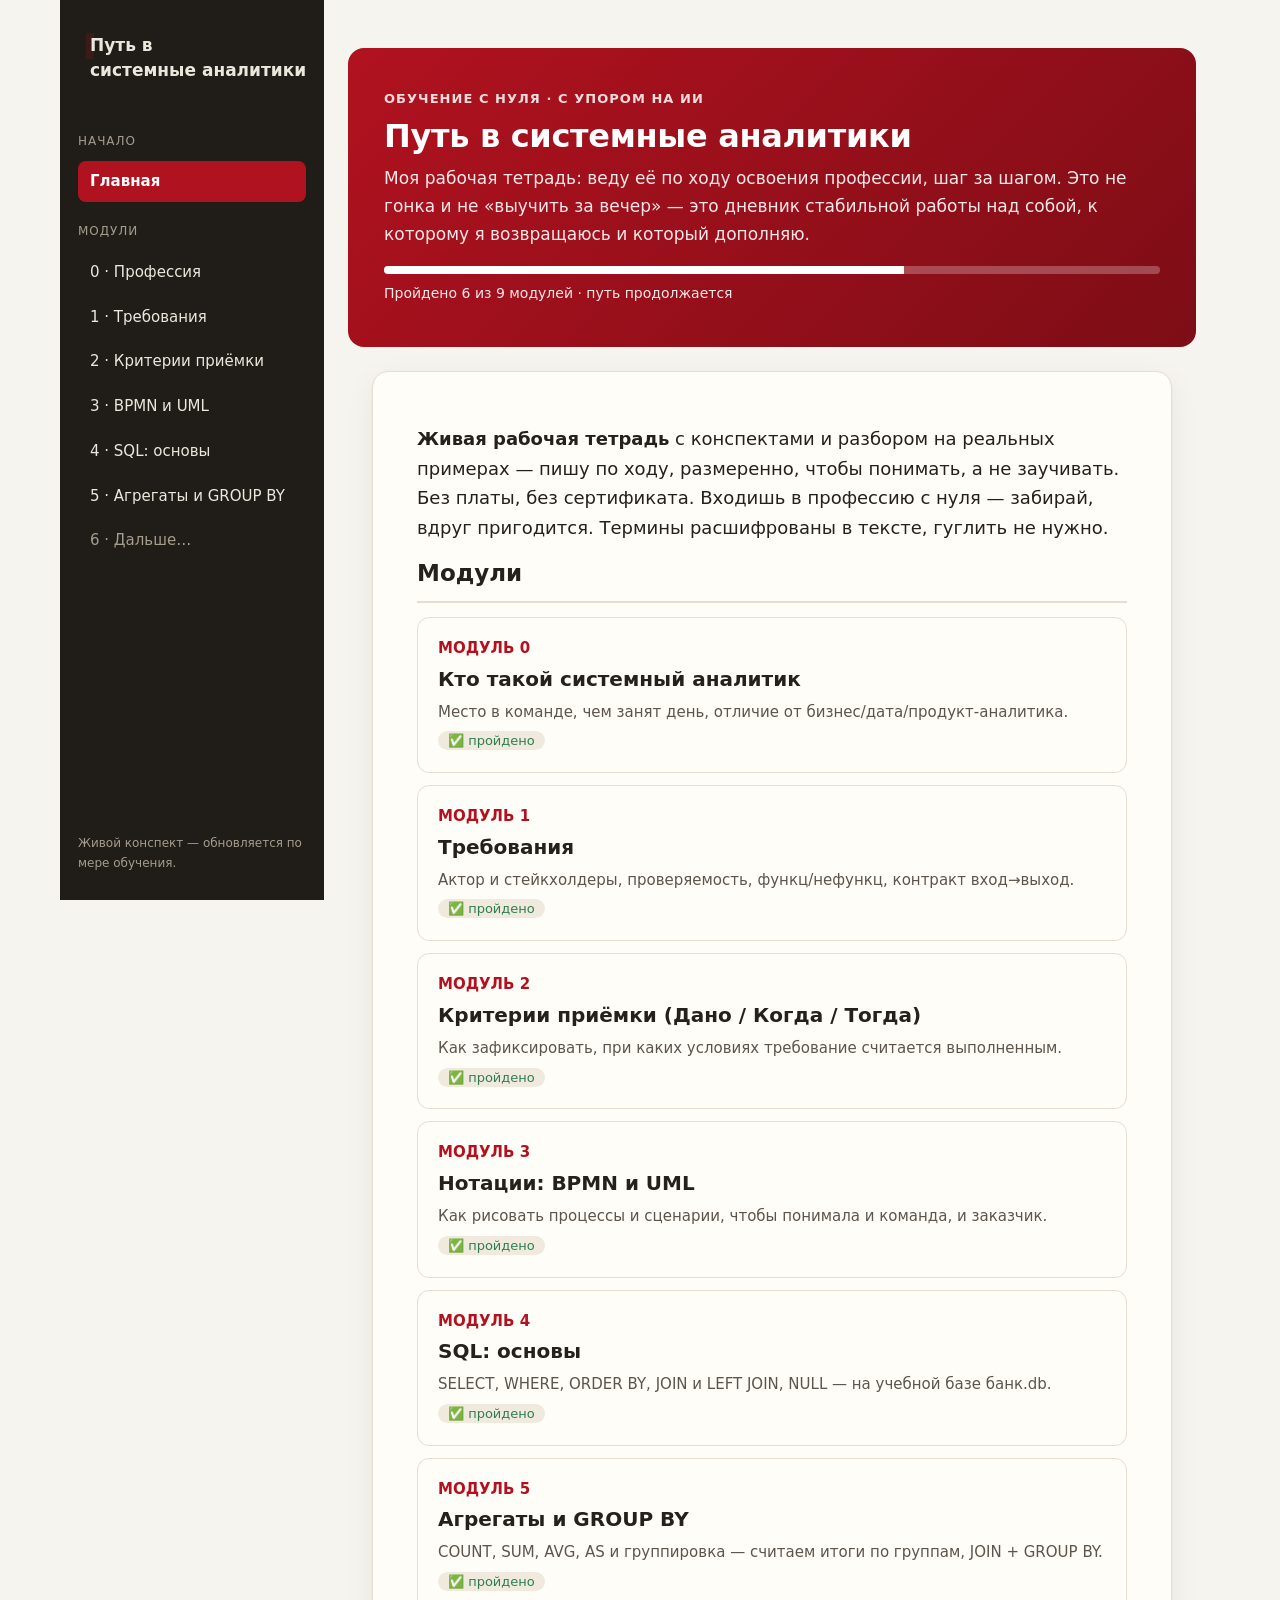
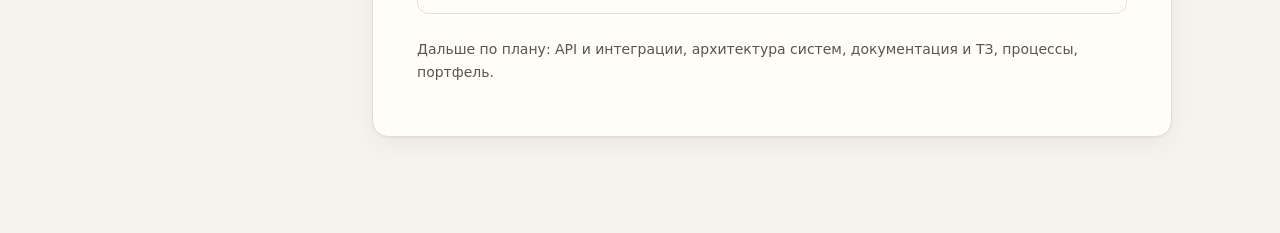
<file: index.html>
<!DOCTYPE html>
<html lang="ru">
<head>
<meta charset="UTF-8">
<meta name="viewport" content="width=device-width, initial-scale=1">
<title>Путь в системные аналитики — конспект обучения</title>
<link rel="icon" href="data:image/svg+xml,<svg xmlns='http://www.w3.org/2000/svg' viewBox='0 0 16 16'><text y='14' font-size='14'>&#128202;</text></svg>">
<link rel="stylesheet" href="styles.css">
</head>
<body>
<div class="layout">

  <aside class="sidebar">
    <a class="brand" href="index.html">
      <span class="brand-dot"></span>
      <span class="brand-name">Путь в системные&nbsp;аналитики</span>
    </a>
    <div class="nav-group">Начало</div>
    <a href="index.html" class="active">Главная</a>
    <div class="nav-group">Модули</div>
    <a href="00-professiya-sistemnyy-analitik.html">0 · Профессия</a>
    <a href="01-trebovaniya.html">1 · Требования</a>
    <a href="02-kriterii-priemki.html">2 · Критерии приёмки</a>
    <a href="03-bpmn-uml.html">3 · BPMN и UML</a>
    <a href="04-sql-osnovy.html">4 · SQL: основы</a>
    <a href="05-agregaty.html">5 · Агрегаты и GROUP BY</a>
    <span class="nav-todo">6 · Дальше…</span>
    <div class="side-foot">Живой конспект — обновляется по мере обучения.</div>
  </aside>

  <main class="content">
    <section class="hero">
      <span class="kicker">Обучение с нуля · с упором на ИИ</span>
      <h1>Путь в системные аналитики</h1>
      <p class="subtitle">Моя рабочая тетрадь: веду её по ходу освоения профессии, шаг за шагом. Это не гонка и не «выучить за вечер» — это дневник стабильной работы над собой, к которому я возвращаюсь и который дополняю.</p>
      <div class="progress-line"><span style="width:67%"></span></div>
      <p class="subtitle" style="margin-top:8px;font-size:14px">Пройдено 6 из 9 модулей · путь продолжается</p>
    </section>

    <div class="paper" style="margin-top:24px">
      <p><strong>Живая рабочая тетрадь</strong> с конспектами и разбором на реальных примерах —
      пишу по ходу, размеренно, чтобы понимать, а не заучивать. Без платы, без сертификата.
      Входишь в профессию с нуля — забирай, вдруг пригодится. Термины расшифрованы в тексте, гуглить не нужно.</p>

      <h2 style="margin-top:8px">Модули</h2>

      <a class="toc-item" href="00-professiya-sistemnyy-analitik.html">
        <div class="toc-num">МОДУЛЬ 0</div>
        <div class="toc-title">Кто такой системный аналитик</div>
        <div class="toc-desc">Место в команде, чем занят день, отличие от бизнес/дата/продукт-аналитика.</div>
        <span class="status done">✅ пройдено</span>
      </a>

      <a class="toc-item" href="01-trebovaniya.html">
        <div class="toc-num">МОДУЛЬ 1</div>
        <div class="toc-title">Требования</div>
        <div class="toc-desc">Актор и стейкхолдеры, проверяемость, функц/нефункц, контракт вход→выход.</div>
        <span class="status done">✅ пройдено</span>
      </a>

      <a class="toc-item" href="02-kriterii-priemki.html">
        <div class="toc-num">МОДУЛЬ 2</div>
        <div class="toc-title">Критерии приёмки (Дано / Когда / Тогда)</div>
        <div class="toc-desc">Как зафиксировать, при каких условиях требование считается выполненным.</div>
        <span class="status done">✅ пройдено</span>
      </a>

      <a class="toc-item" href="03-bpmn-uml.html">
        <div class="toc-num">МОДУЛЬ 3</div>
        <div class="toc-title">Нотации: BPMN и UML</div>
        <div class="toc-desc">Как рисовать процессы и сценарии, чтобы понимала и команда, и заказчик.</div>
        <span class="status done">✅ пройдено</span>
      </a>

      <a class="toc-item" href="04-sql-osnovy.html">
        <div class="toc-num">МОДУЛЬ 4</div>
        <div class="toc-title">SQL: основы</div>
        <div class="toc-desc">SELECT, WHERE, ORDER BY, JOIN и LEFT JOIN, NULL — на учебной базе банк.db.</div>
        <span class="status done">✅ пройдено</span>
      </a>

      <a class="toc-item" href="05-agregaty.html">
        <div class="toc-num">МОДУЛЬ 5</div>
        <div class="toc-title">Агрегаты и GROUP BY</div>
        <div class="toc-desc">COUNT, SUM, AVG, AS и группировка — считаем итоги по группам, JOIN + GROUP BY.</div>
        <span class="status done">✅ пройдено</span>
      </a>

      <p style="color:var(--ink-soft);font-size:14px;margin-top:24px">
        Дальше по плану: API и интеграции, архитектура систем, документация и ТЗ, процессы, портфель.
      </p>
    </div>
  </main>

</div>
</body>
</html>
</file>
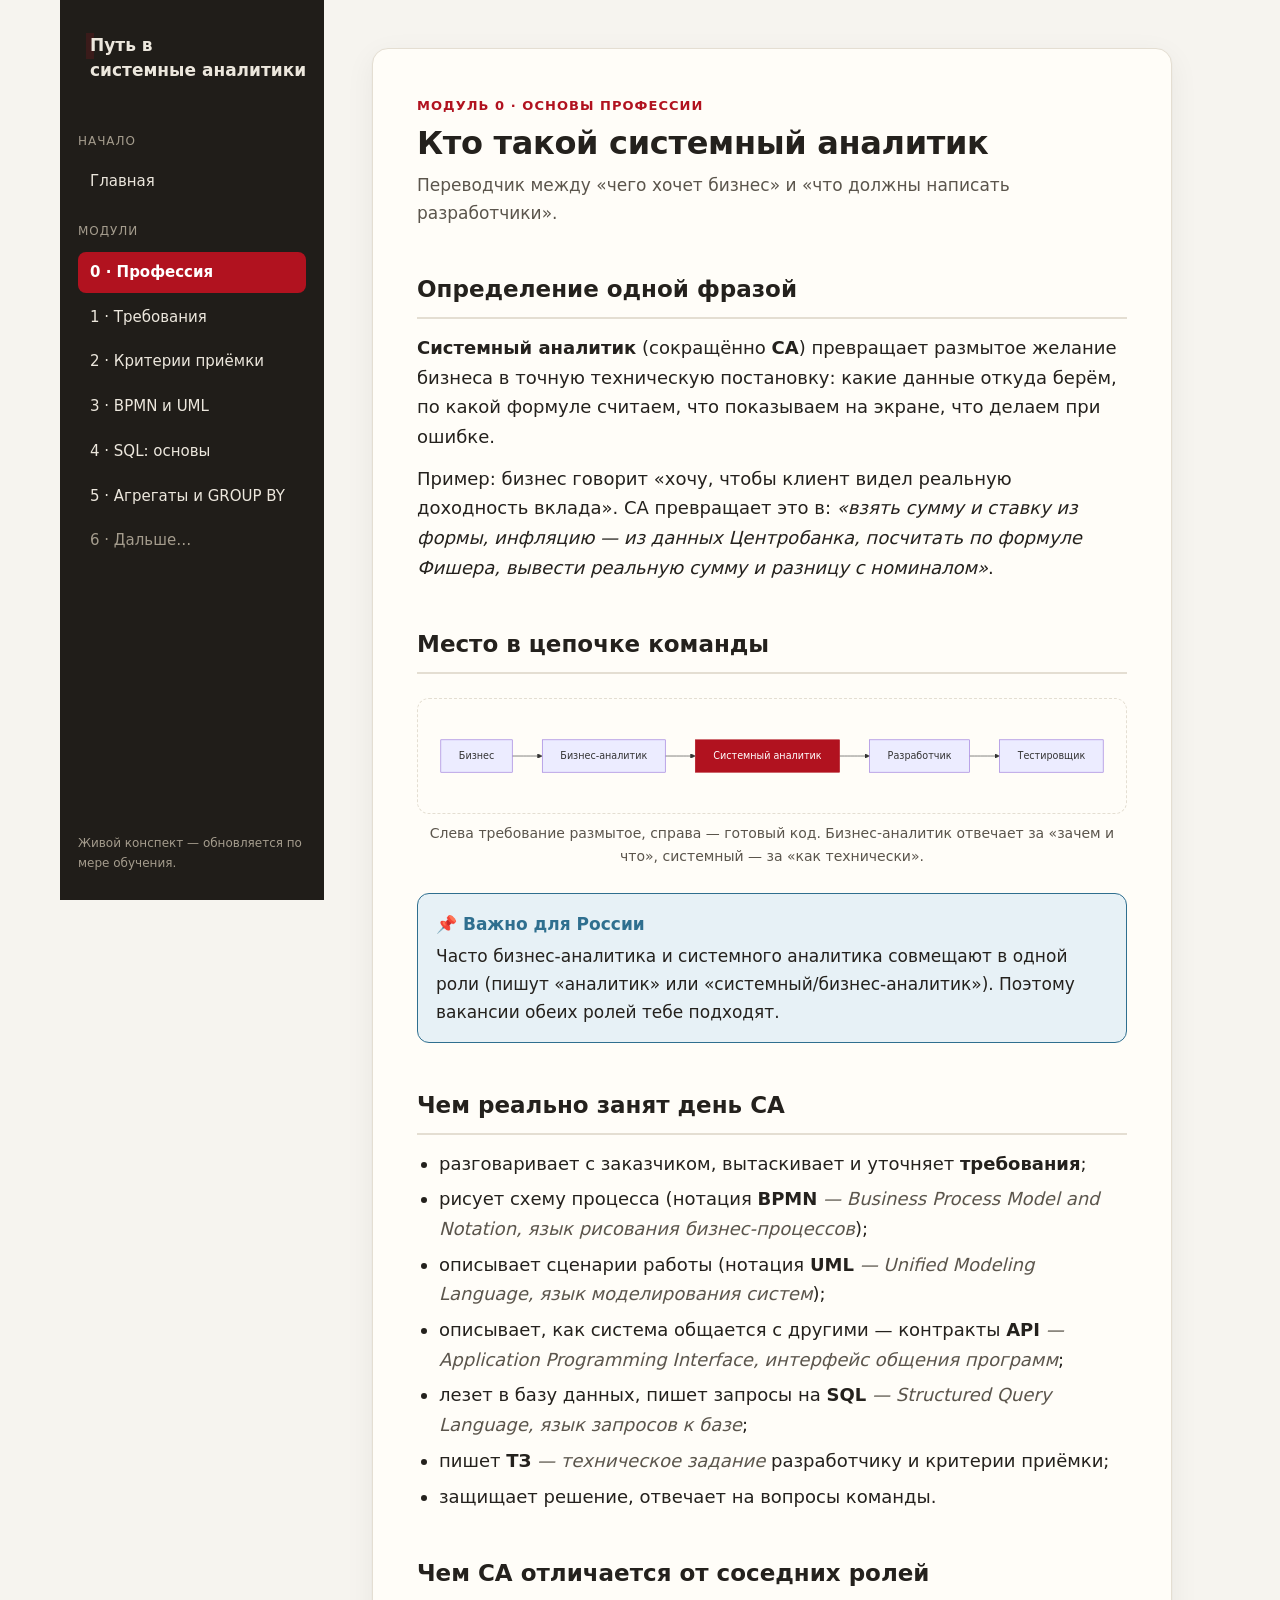
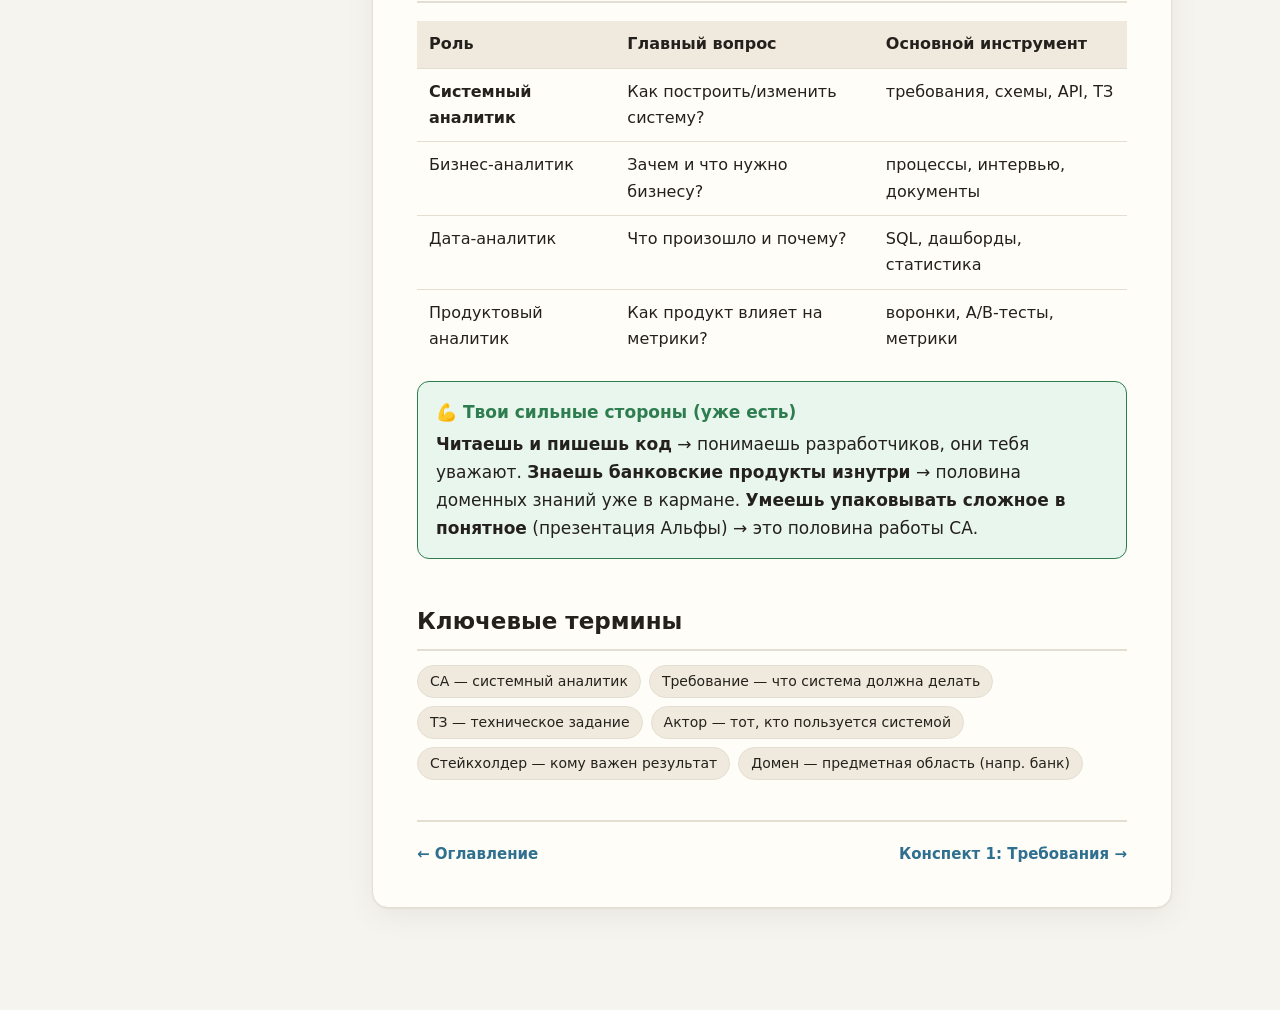
<file: 00-professiya-sistemnyy-analitik.html>
<!DOCTYPE html>
<html lang="ru">
<head>
<meta charset="UTF-8">
<meta name="viewport" content="width=device-width, initial-scale=1">
<title>Конспект 0 — Кто такой системный аналитик</title>
<link rel="icon" href="data:image/svg+xml,<svg xmlns='http://www.w3.org/2000/svg' viewBox='0 0 16 16'><text y='14' font-size='14'>&#128202;</text></svg>">
<link rel="stylesheet" href="styles.css">
</head>
<body>
<div class="layout">
  <aside class="sidebar">
    <a class="brand" href="index.html">
      <span class="brand-dot"></span>
      <span class="brand-name">Путь в системные&nbsp;аналитики</span>
    </a>
    <div class="nav-group">Начало</div>
    <a href="index.html">Главная</a>
    <div class="nav-group">Модули</div>
    <a href="00-professiya-sistemnyy-analitik.html" class="active">0 · Профессия</a>
    <a href="01-trebovaniya.html">1 · Требования</a>
    <a href="02-kriterii-priemki.html">2 · Критерии приёмки</a>
    <a href="03-bpmn-uml.html">3 · BPMN и UML</a>
    <a href="04-sql-osnovy.html">4 · SQL: основы</a>
    <a href="05-agregaty.html">5 · Агрегаты и GROUP BY</a>
    <span class="nav-todo">6 · Дальше…</span>
    <div class="side-foot">Живой конспект — обновляется по мере обучения.</div>
  </aside>
  <main class="content">
<article class="paper">

  <span class="kicker">Модуль 0 · Основы профессии</span>
  <h1>Кто такой системный аналитик</h1>
  <p class="subtitle">Переводчик между «чего хочет бизнес» и «что должны написать разработчики».</p>

  <h2>Определение одной фразой</h2>
  <p>
    <strong>Системный аналитик</strong> (сокращённо <strong>СА</strong>) превращает размытое
    желание бизнеса в точную техническую постановку: какие данные откуда берём, по какой
    формуле считаем, что показываем на экране, что делаем при ошибке.
  </p>
  <p>
    Пример: бизнес говорит «хочу, чтобы клиент видел реальную доходность вклада». СА
    превращает это в: <em>«взять сумму и ставку из формы, инфляцию — из данных Центробанка,
    посчитать по формуле Фишера, вывести реальную сумму и разницу с номиналом»</em>.
  </p>

  <h2>Место в цепочке команды</h2>

  <figure>
    <div class="diagram">
<pre class="mermaid">
flowchart LR
  B["Бизнес"] --> BA["Бизнес-аналитик"]
  BA --> SA["Системный аналитик"]:::hl
  SA --> D["Разработчик"]
  D --> T["Тестировщик"]
  classDef hl fill:#b1121f,stroke:#b1121f,color:#fff;
</pre>
    </div>
    <figcaption>Слева требование размытое, справа — готовый код. Бизнес-аналитик отвечает за «зачем и что», системный — за «как технически».</figcaption>
  </figure>

  <div class="box note">
    <span class="box-title">📌 Важно для России</span>
    Часто бизнес-аналитика и системного аналитика совмещают в одной роли (пишут
    «аналитик» или «системный/бизнес-аналитик»). Поэтому вакансии обеих ролей тебе подходят.
  </div>

  <h2>Чем реально занят день СА</h2>
  <ul>
    <li>разговаривает с заказчиком, вытаскивает и уточняет <strong>требования</strong>;</li>
    <li>рисует схему процесса (нотация <strong>BPMN</strong> <span class="tr">— Business Process Model and Notation, язык рисования бизнес-процессов</span>);</li>
    <li>описывает сценарии работы (нотация <strong>UML</strong> <span class="tr">— Unified Modeling Language, язык моделирования систем</span>);</li>
    <li>описывает, как система общается с другими — контракты <strong>API</strong> <span class="tr">— Application Programming Interface, интерфейс общения программ</span>;</li>
    <li>лезет в базу данных, пишет запросы на <strong>SQL</strong> <span class="tr">— Structured Query Language, язык запросов к базе</span>;</li>
    <li>пишет <strong>ТЗ</strong> <span class="tr">— техническое задание</span> разработчику и критерии приёмки;</li>
    <li>защищает решение, отвечает на вопросы команды.</li>
  </ul>

  <h2>Чем СА отличается от соседних ролей</h2>
  <div class="table-wrap">
  <table>
    <tr><th>Роль</th><th>Главный вопрос</th><th>Основной инструмент</th></tr>
    <tr><td><strong>Системный аналитик</strong></td><td>Как построить/изменить систему?</td><td>требования, схемы, API, ТЗ</td></tr>
    <tr><td>Бизнес-аналитик</td><td>Зачем и что нужно бизнесу?</td><td>процессы, интервью, документы</td></tr>
    <tr><td>Дата-аналитик</td><td>Что произошло и почему?</td><td>SQL, дашборды, статистика</td></tr>
    <tr><td>Продуктовый аналитик</td><td>Как продукт влияет на метрики?</td><td>воронки, A/B-тесты, метрики</td></tr>
  </table>
  </div>

  <div class="box good">
    <span class="box-title">💪 Твои сильные стороны (уже есть)</span>
    <strong>Читаешь и пишешь код</strong> → понимаешь разработчиков, они тебя уважают.
    <strong>Знаешь банковские продукты изнутри</strong> → половина доменных знаний уже в кармане.
    <strong>Умеешь упаковывать сложное в понятное</strong> (презентация Альфы) → это половина работы СА.
  </div>

  <h2>Ключевые термины</h2>
  <div class="chips">
    <span class="chip">СА — системный аналитик</span>
    <span class="chip">Требование — что система должна делать</span>
    <span class="chip">ТЗ — техническое задание</span>
    <span class="chip">Актор — тот, кто пользуется системой</span>
    <span class="chip">Стейкхолдер — кому важен результат</span>
    <span class="chip">Домен — предметная область (напр. банк)</span>
  </div>

  <div class="nav">
    <a href="index.html">← Оглавление</a>
    <a href="01-trebovaniya.html">Конспект 1: Требования →</a>
  </div>

</article>
  </main>
</div>

<script src="assets/mermaid.min.js"></script>
<script>
  var dark = window.matchMedia && window.matchMedia('(prefers-color-scheme: dark)').matches;
  mermaid.initialize({ startOnLoad: true, theme: dark ? 'dark' : 'default', securityLevel: 'loose', fontFamily: 'Segoe UI, system-ui, sans-serif' });
</script>
</body>
</html>
</file>
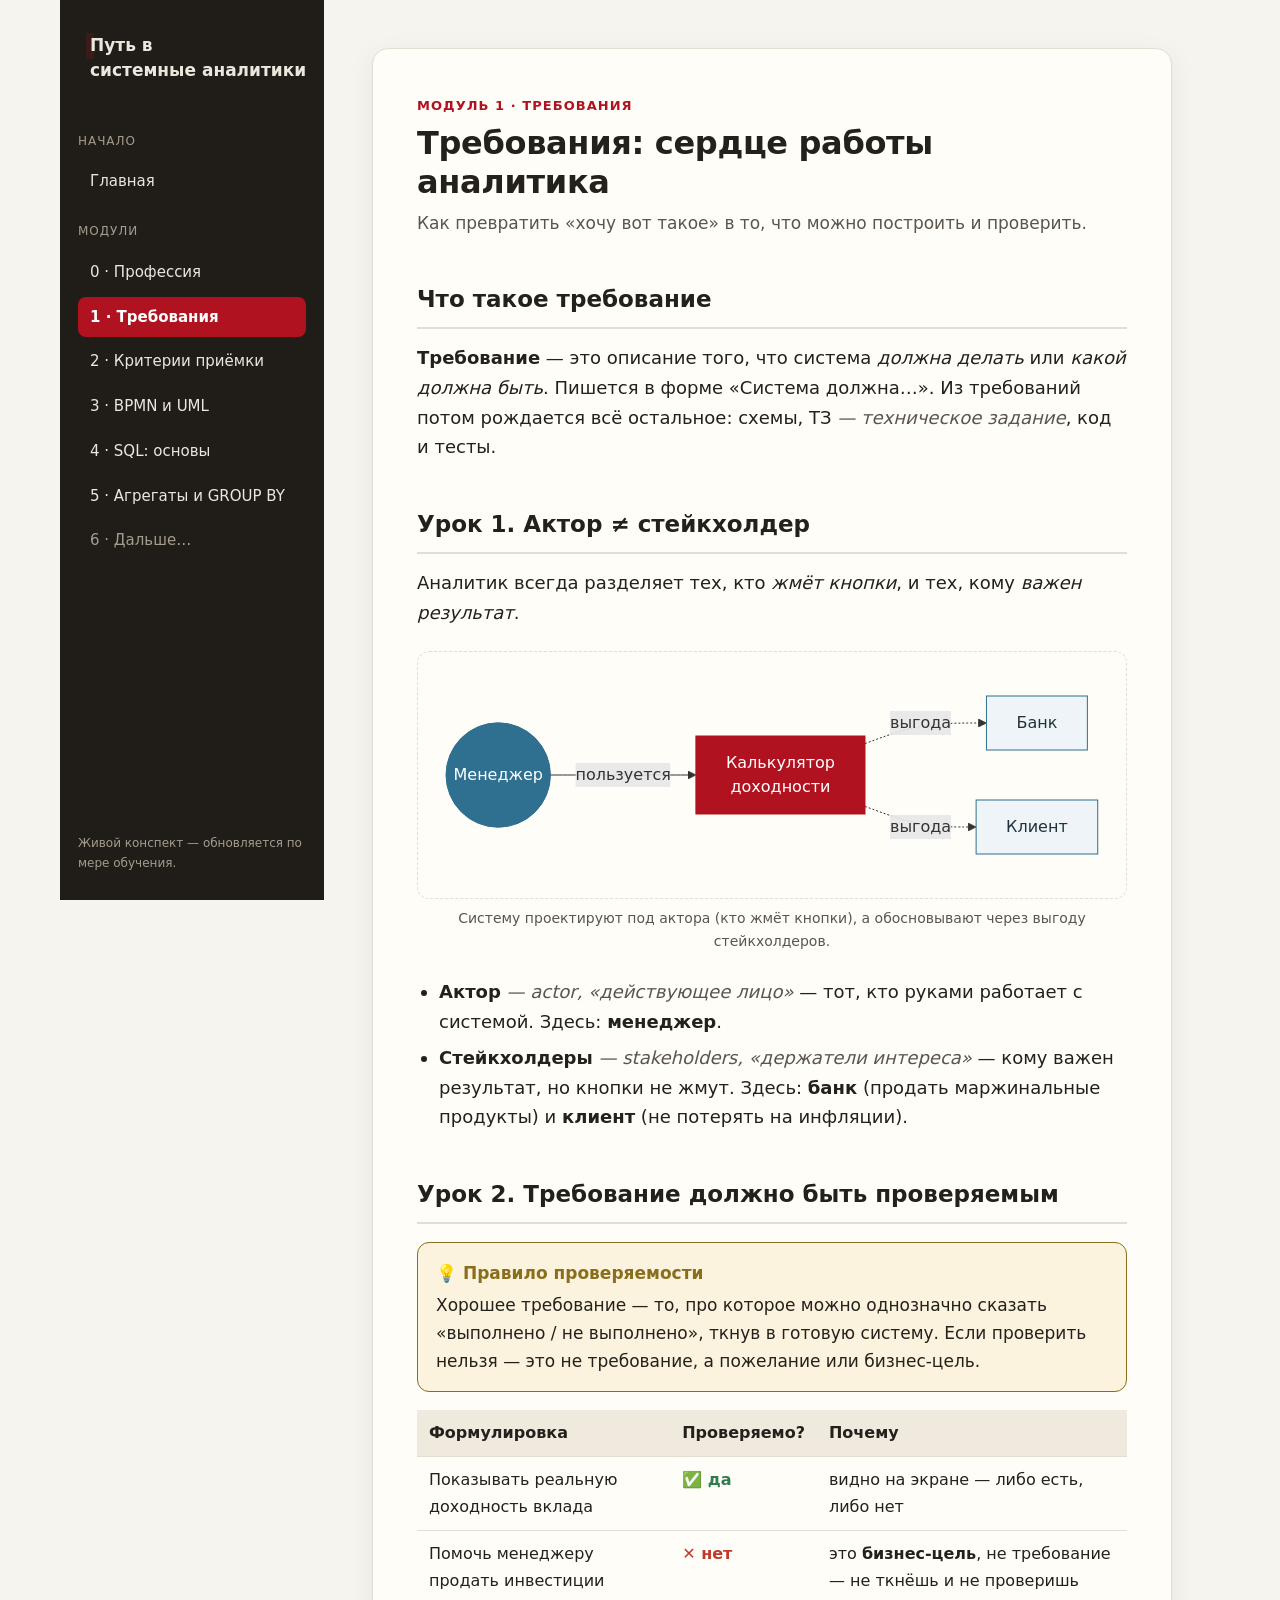
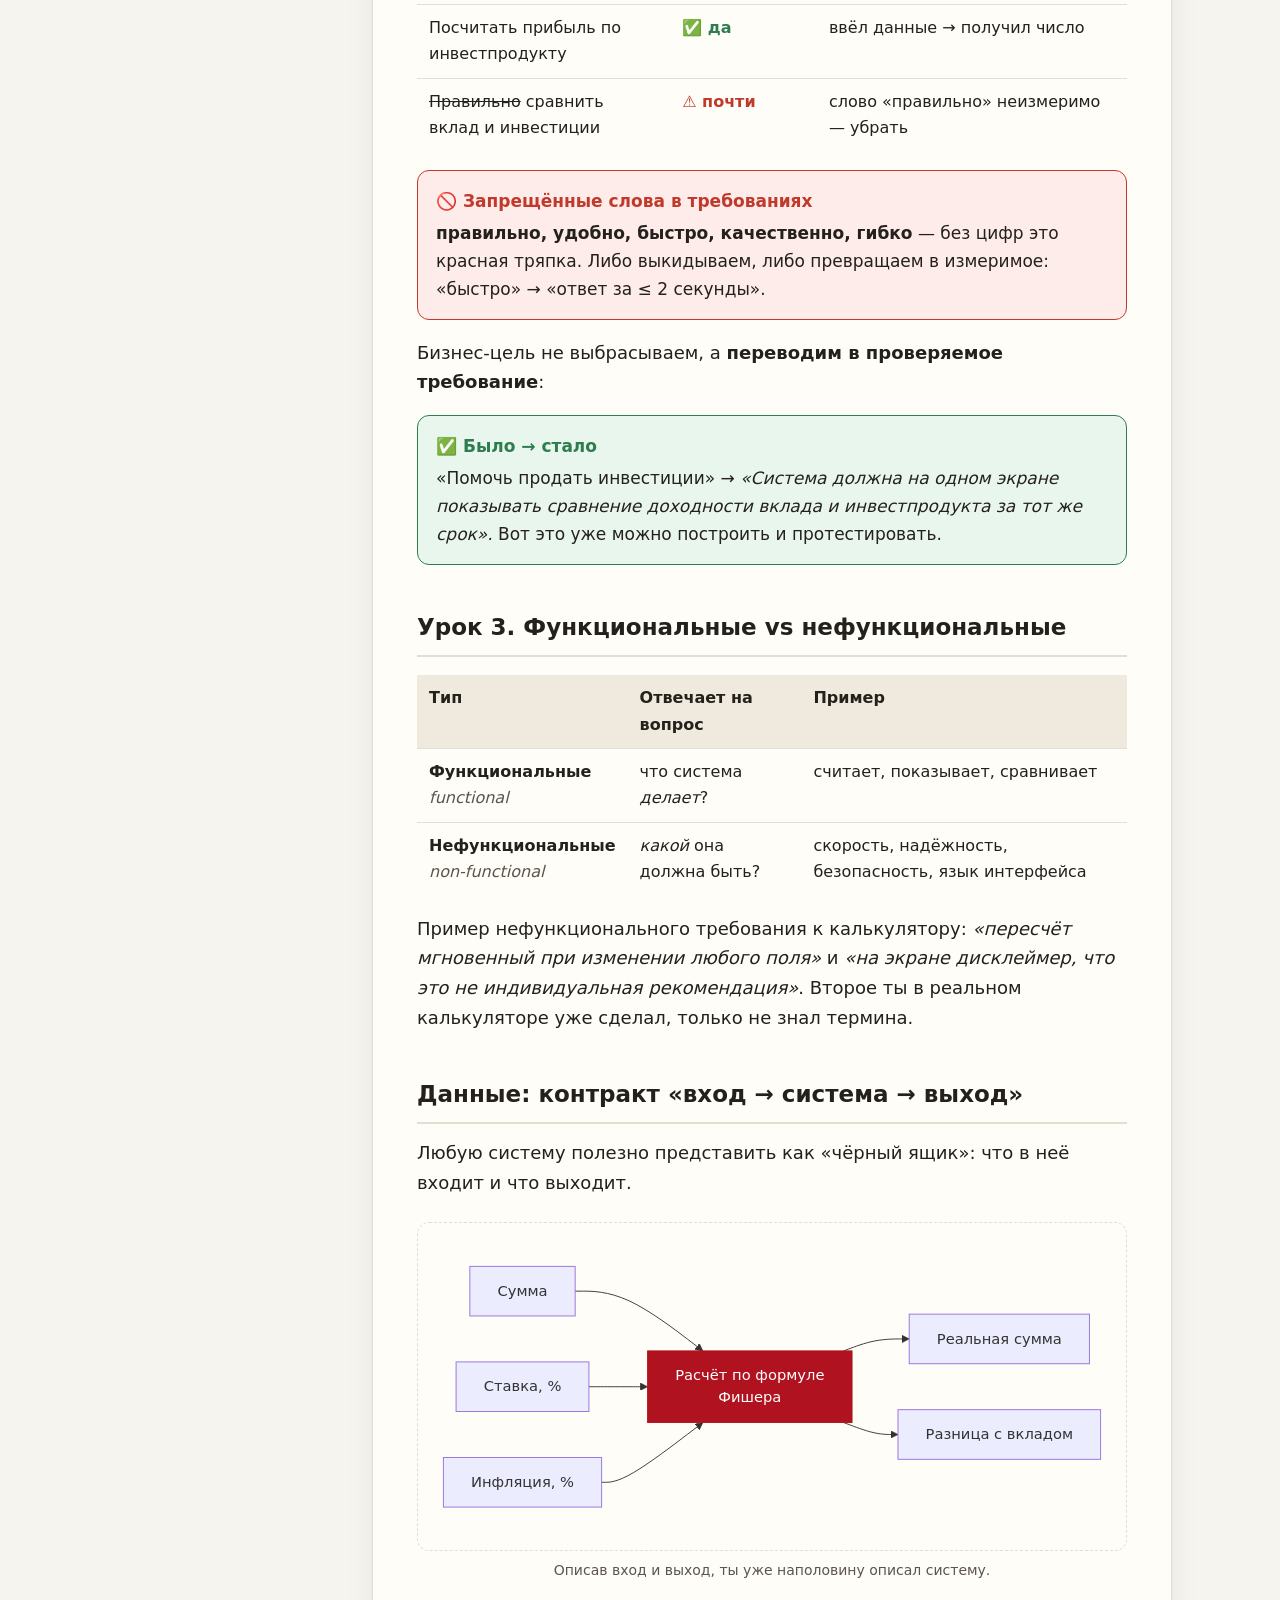
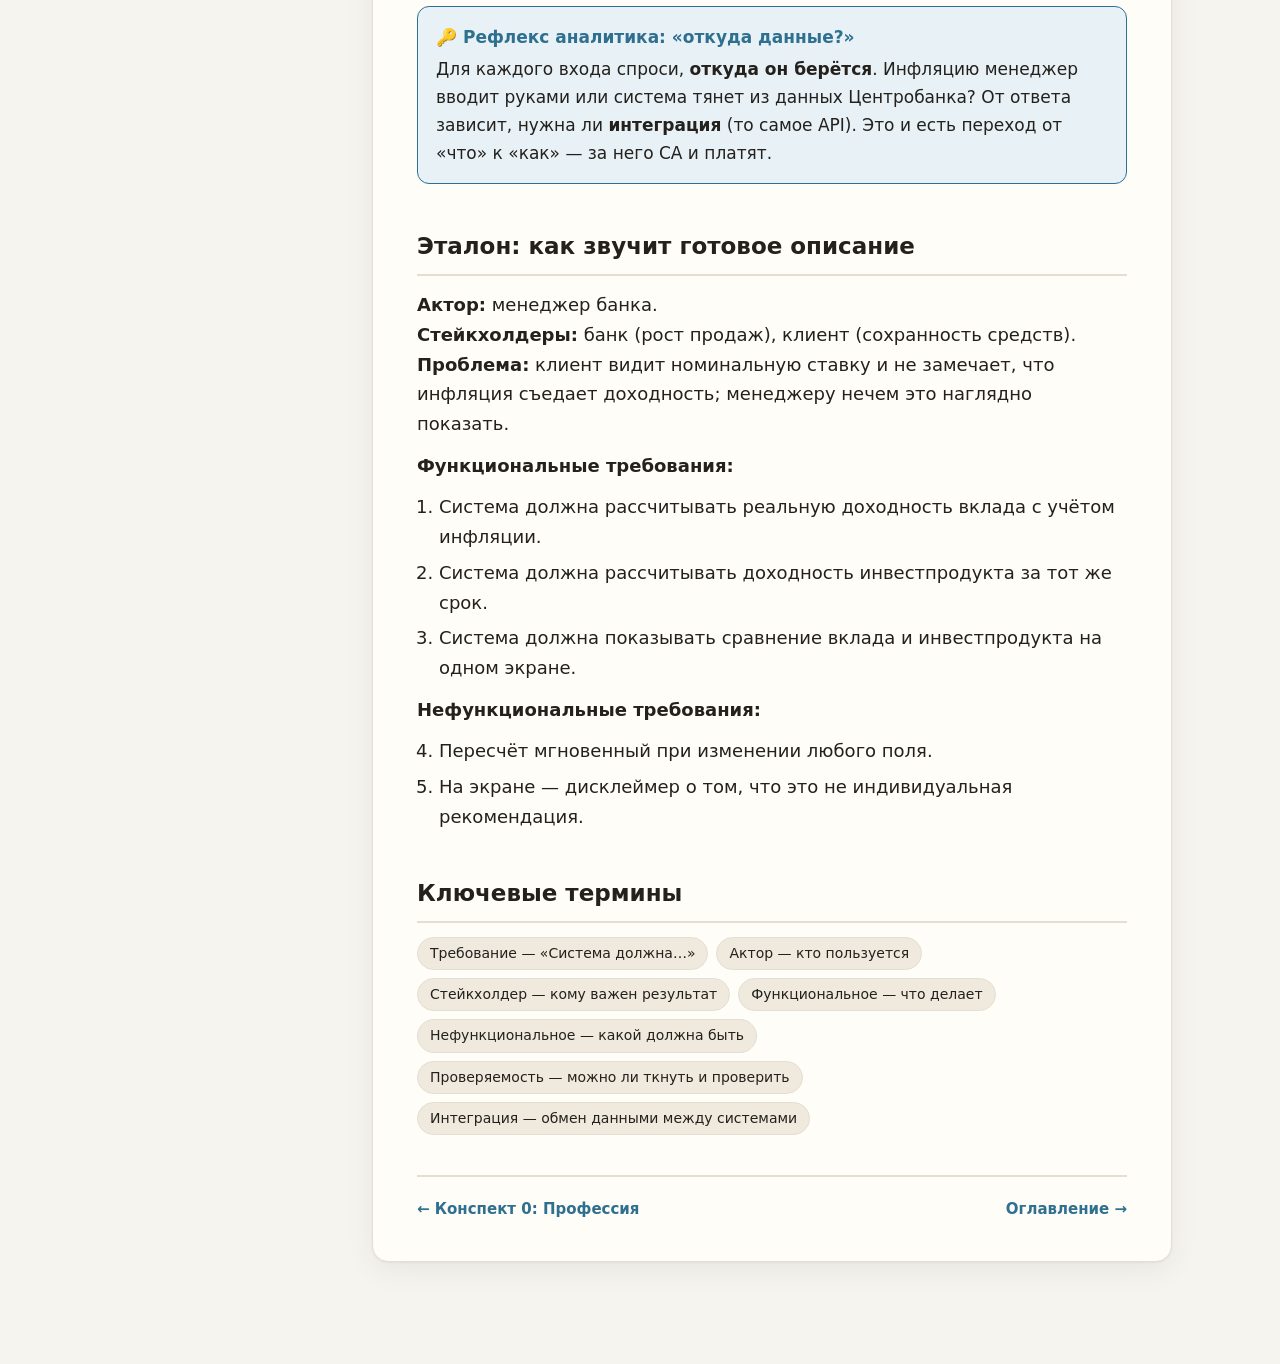
<file: 01-trebovaniya.html>
<!DOCTYPE html>
<html lang="ru">
<head>
<meta charset="UTF-8">
<meta name="viewport" content="width=device-width, initial-scale=1">
<title>Конспект 1 — Требования</title>
<link rel="icon" href="data:image/svg+xml,<svg xmlns='http://www.w3.org/2000/svg' viewBox='0 0 16 16'><text y='14' font-size='14'>&#128202;</text></svg>">
<link rel="stylesheet" href="styles.css">
</head>
<body>
<div class="layout">
  <aside class="sidebar">
    <a class="brand" href="index.html">
      <span class="brand-dot"></span>
      <span class="brand-name">Путь в системные&nbsp;аналитики</span>
    </a>
    <div class="nav-group">Начало</div>
    <a href="index.html">Главная</a>
    <div class="nav-group">Модули</div>
    <a href="00-professiya-sistemnyy-analitik.html">0 · Профессия</a>
    <a href="01-trebovaniya.html" class="active">1 · Требования</a>
    <a href="02-kriterii-priemki.html">2 · Критерии приёмки</a>
    <a href="03-bpmn-uml.html">3 · BPMN и UML</a>
    <a href="04-sql-osnovy.html">4 · SQL: основы</a>
    <a href="05-agregaty.html">5 · Агрегаты и GROUP BY</a>
    <span class="nav-todo">6 · Дальше…</span>
    <div class="side-foot">Живой конспект — обновляется по мере обучения.</div>
  </aside>
  <main class="content">
<article class="paper">

  <span class="kicker">Модуль 1 · Требования</span>
  <h1>Требования: сердце работы аналитика</h1>
  <p class="subtitle">Как превратить «хочу вот такое» в то, что можно построить и проверить.</p>

  <h2>Что такое требование</h2>
  <p>
    <strong>Требование</strong> — это описание того, что система <em>должна делать</em> или
    <em>какой должна быть</em>. Пишется в форме «Система должна…». Из требований потом рождается
    всё остальное: схемы, ТЗ <span class="tr">— техническое задание</span>, код и тесты.
  </p>

  <h2>Урок 1. Актор ≠ стейкхолдер</h2>
  <p>Аналитик всегда разделяет тех, кто <em>жмёт кнопки</em>, и тех, кому <em>важен результат</em>.</p>

  <figure>
    <div class="diagram">
<pre class="mermaid">
flowchart LR
  M(("Менеджер")):::actor -->|пользуется| S["Калькулятор<br/>доходности"]:::hl
  S -. выгода .-> BANK["Банк"]:::sh
  S -. выгода .-> CL["Клиент"]:::sh
  classDef actor fill:#2f6f8f,stroke:#2f6f8f,color:#fff;
  classDef hl fill:#b1121f,stroke:#b1121f,color:#fff;
  classDef sh fill:#eef4f7,stroke:#2f6f8f,color:#20323b;
</pre>
    </div>
    <figcaption>Систему проектируют под актора (кто жмёт кнопки), а обосновывают через выгоду стейкхолдеров.</figcaption>
  </figure>

  <ul>
    <li><strong>Актор</strong> <span class="tr">— actor, «действующее лицо»</span> — тот, кто руками работает с системой. Здесь: <strong>менеджер</strong>.</li>
    <li><strong>Стейкхолдеры</strong> <span class="tr">— stakeholders, «держатели интереса»</span> — кому важен результат, но кнопки не жмут. Здесь: <strong>банк</strong> (продать маржинальные продукты) и <strong>клиент</strong> (не потерять на инфляции).</li>
  </ul>

  <h2>Урок 2. Требование должно быть проверяемым</h2>
  <div class="box rule">
    <span class="box-title">💡 Правило проверяемости</span>
    Хорошее требование — то, про которое можно однозначно сказать «выполнено / не выполнено»,
    ткнув в готовую систему. Если проверить нельзя — это не требование, а пожелание или бизнес-цель.
  </div>

  <div class="table-wrap">
  <table>
    <tr><th>Формулировка</th><th>Проверяемо?</th><th>Почему</th></tr>
    <tr><td>Показывать реальную доходность вклада</td><td class="yes">✅ да</td><td>видно на экране — либо есть, либо нет</td></tr>
    <tr><td>Помочь менеджеру продать инвестиции</td><td class="no">✕ нет</td><td>это <strong>бизнес-цель</strong>, не требование — не ткнёшь и не проверишь</td></tr>
    <tr><td>Посчитать прибыль по инвестпродукту</td><td class="yes">✅ да</td><td>ввёл данные → получил число</td></tr>
    <tr><td><s>Правильно</s> сравнить вклад и инвестиции</td><td class="no">⚠ почти</td><td>слово «правильно» неизмеримо — убрать</td></tr>
  </table>
  </div>

  <div class="box bad">
    <span class="box-title">🚫 Запрещённые слова в требованиях</span>
    <strong>правильно, удобно, быстро, качественно, гибко</strong> — без цифр это красная тряпка.
    Либо выкидываем, либо превращаем в измеримое: «быстро» → «ответ за ≤ 2 секунды».
  </div>

  <p>Бизнес-цель не выбрасываем, а <strong>переводим в проверяемое требование</strong>:</p>
  <div class="box good">
    <span class="box-title">✅ Было → стало</span>
    «Помочь продать инвестиции» → <em>«Система должна на одном экране показывать сравнение
    доходности вклада и инвестпродукта за тот же срок».</em> Вот это уже можно построить и протестировать.
  </div>

  <h2>Урок 3. Функциональные vs нефункциональные</h2>
  <div class="table-wrap">
  <table>
    <tr><th>Тип</th><th>Отвечает на вопрос</th><th>Пример</th></tr>
    <tr><td><strong>Функциональные</strong><br><span class="tr">functional</span></td><td>что система <em>делает</em>?</td><td>считает, показывает, сравнивает</td></tr>
    <tr><td><strong>Нефункциональные</strong><br><span class="tr">non-functional</span></td><td><em>какой</em> она должна быть?</td><td>скорость, надёжность, безопасность, язык интерфейса</td></tr>
  </table>
  </div>
  <p>
    Пример нефункционального требования к калькулятору: <em>«пересчёт мгновенный при изменении
    любого поля»</em> и <em>«на экране дисклеймер, что это не индивидуальная рекомендация»</em>.
    Второе ты в реальном калькуляторе уже сделал, только не знал термина.
  </p>

  <h2>Данные: контракт «вход → система → выход»</h2>
  <p>Любую систему полезно представить как «чёрный ящик»: что в неё входит и что выходит.</p>

  <figure>
    <div class="diagram">
<pre class="mermaid">
flowchart LR
  in1["Сумма"] --> SYS
  in2["Ставка, %"] --> SYS
  in3["Инфляция, %"] --> SYS
  SYS["Расчёт по формуле<br/>Фишера"]:::hl
  SYS --> o1["Реальная сумма"]
  SYS --> o2["Разница с вкладом"]
  classDef hl fill:#b1121f,stroke:#b1121f,color:#fff;
</pre>
    </div>
    <figcaption>Описав вход и выход, ты уже наполовину описал систему.</figcaption>
  </figure>

  <div class="box note">
    <span class="box-title">🔑 Рефлекс аналитика: «откуда данные?»</span>
    Для каждого входа спроси, <strong>откуда он берётся</strong>. Инфляцию менеджер вводит руками
    или система тянет из данных Центробанка? От ответа зависит, нужна ли <strong>интеграция</strong>
    (то самое API). Это и есть переход от «что» к «как» — за него СА и платят.
  </div>

  <h2>Эталон: как звучит готовое описание</h2>
  <p><strong>Актор:</strong> менеджер банка.<br>
     <strong>Стейкхолдеры:</strong> банк (рост продаж), клиент (сохранность средств).<br>
     <strong>Проблема:</strong> клиент видит номинальную ставку и не замечает, что инфляция съедает доходность; менеджеру нечем это наглядно показать.</p>

  <p><strong>Функциональные требования:</strong></p>
  <ol>
    <li>Система должна рассчитывать реальную доходность вклада с учётом инфляции.</li>
    <li>Система должна рассчитывать доходность инвестпродукта за тот же срок.</li>
    <li>Система должна показывать сравнение вклада и инвестпродукта на одном экране.</li>
  </ol>
  <p><strong>Нефункциональные требования:</strong></p>
  <ol start="4">
    <li>Пересчёт мгновенный при изменении любого поля.</li>
    <li>На экране — дисклеймер о том, что это не индивидуальная рекомендация.</li>
  </ol>

  <h2>Ключевые термины</h2>
  <div class="chips">
    <span class="chip">Требование — «Система должна…»</span>
    <span class="chip">Актор — кто пользуется</span>
    <span class="chip">Стейкхолдер — кому важен результат</span>
    <span class="chip">Функциональное — что делает</span>
    <span class="chip">Нефункциональное — какой должна быть</span>
    <span class="chip">Проверяемость — можно ли ткнуть и проверить</span>
    <span class="chip">Интеграция — обмен данными между системами</span>
  </div>

  <div class="nav">
    <a href="00-professiya-sistemnyy-analitik.html">← Конспект 0: Профессия</a>
    <a href="index.html">Оглавление →</a>
  </div>

</article>
  </main>
</div>

<script src="assets/mermaid.min.js"></script>
<script>
  var dark = window.matchMedia && window.matchMedia('(prefers-color-scheme: dark)').matches;
  mermaid.initialize({ startOnLoad: true, theme: dark ? 'dark' : 'default', securityLevel: 'loose', fontFamily: 'Segoe UI, system-ui, sans-serif' });
</script>
</body>
</html>
</file>
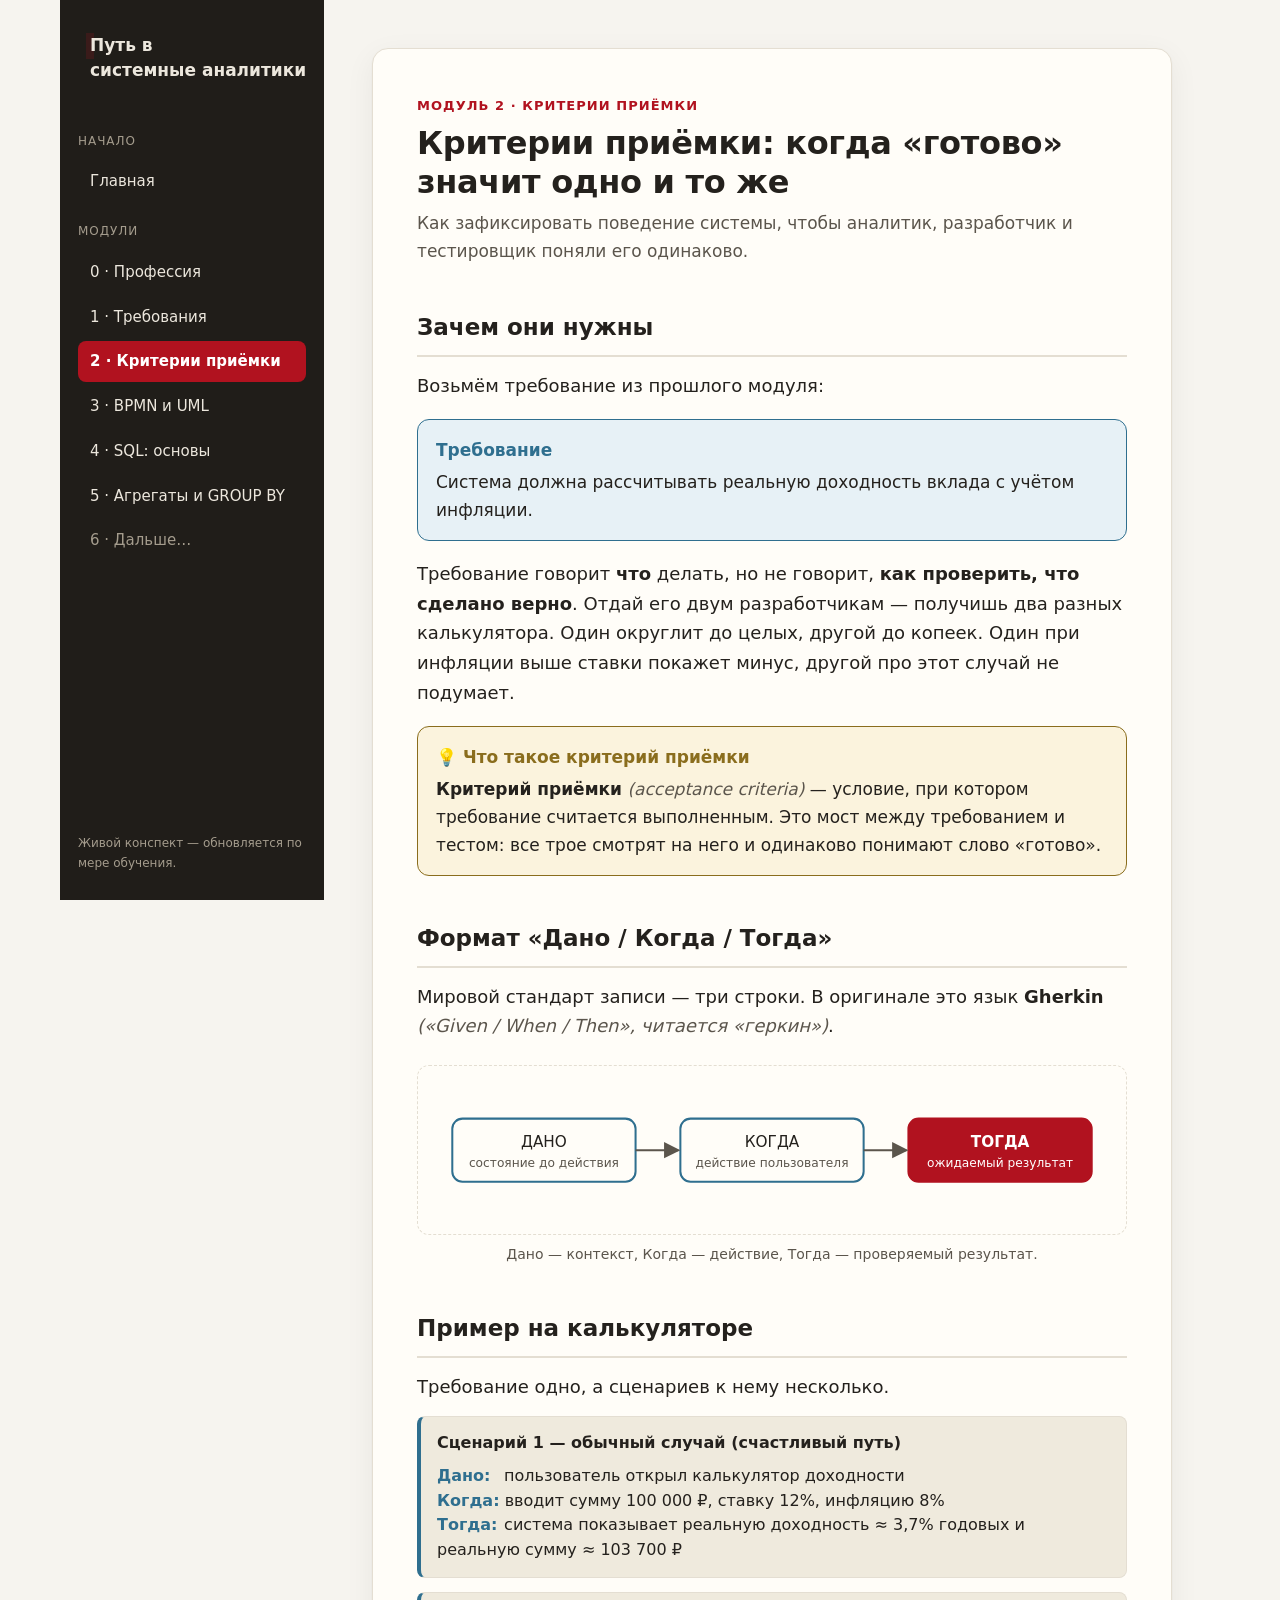
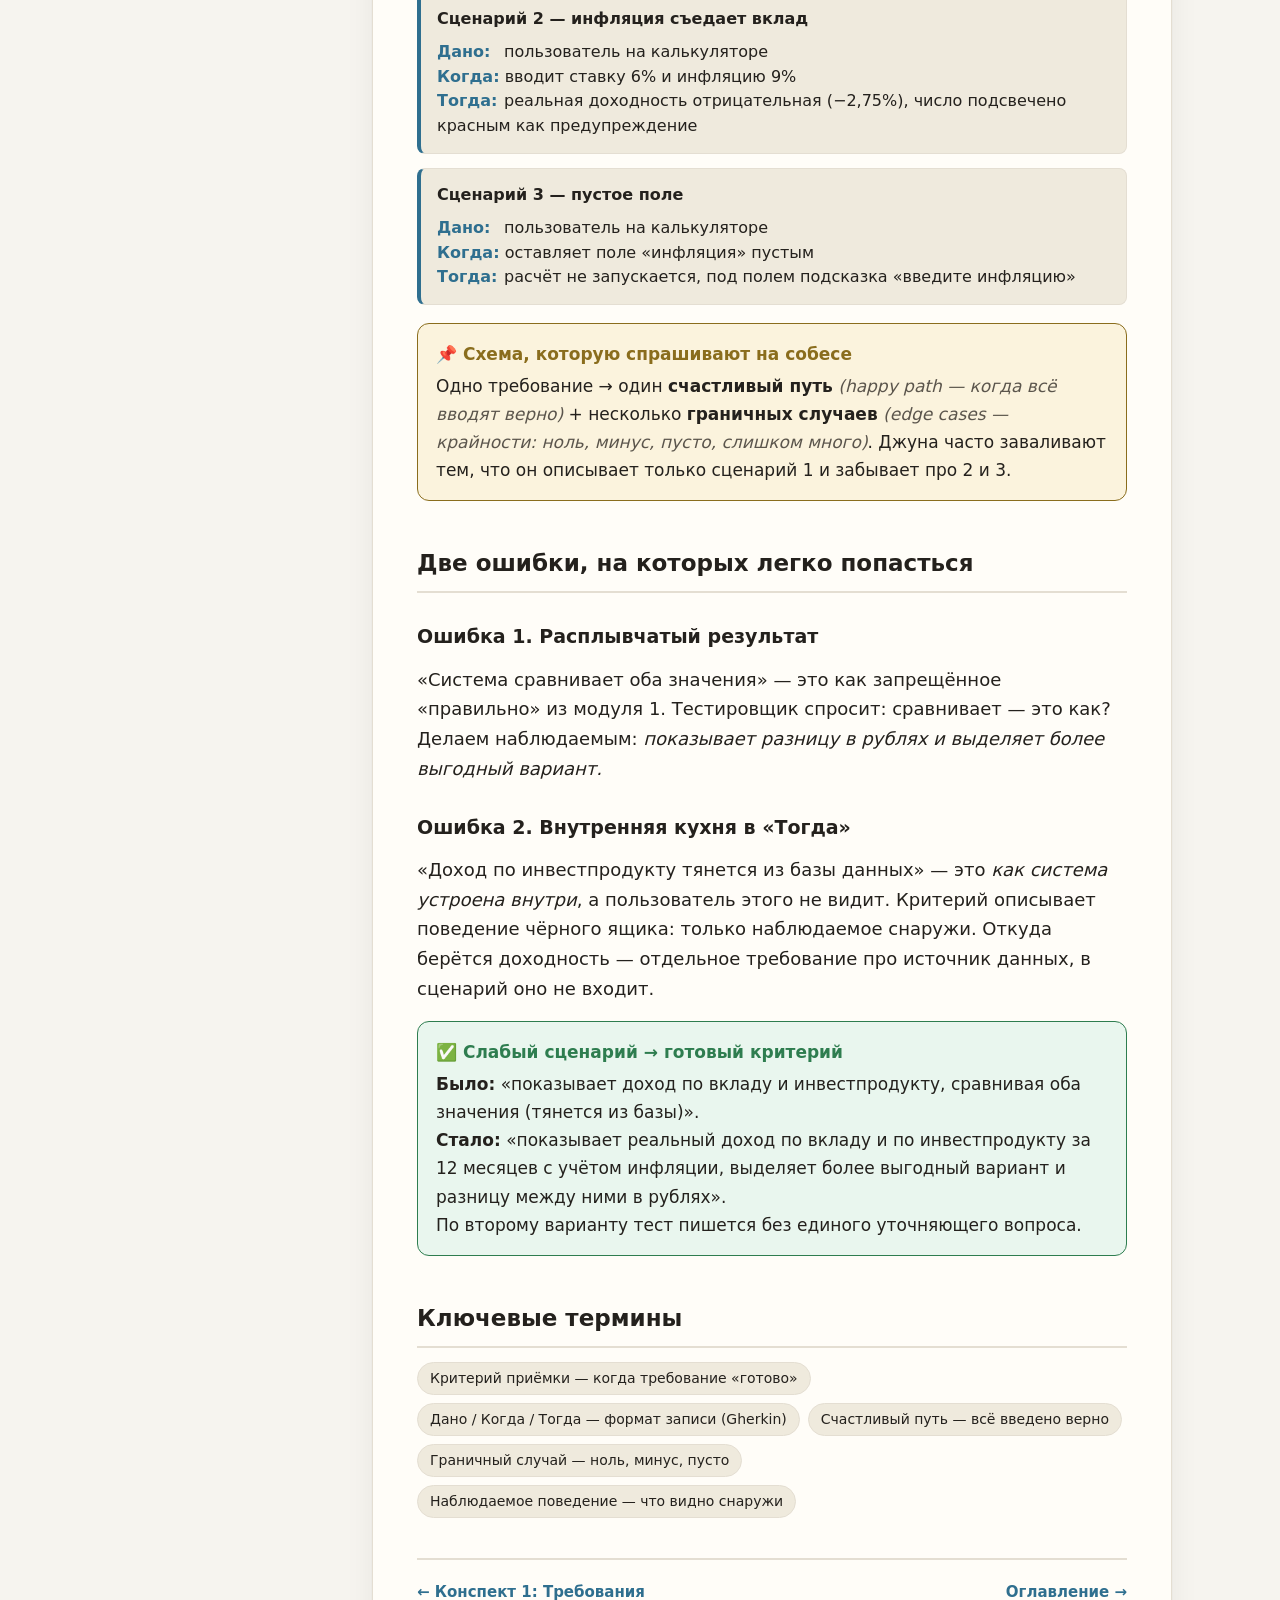
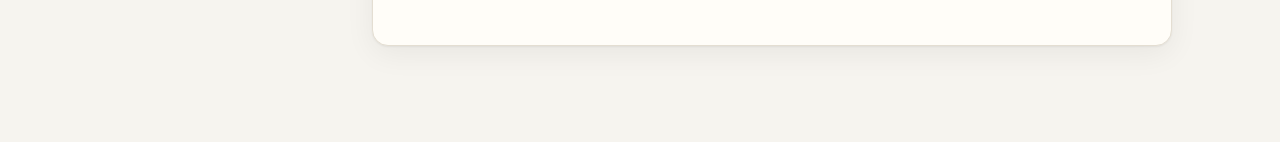
<file: 02-kriterii-priemki.html>
<!DOCTYPE html>
<html lang="ru">
<head>
<meta charset="UTF-8">
<meta name="viewport" content="width=device-width, initial-scale=1">
<title>Конспект 2 — Критерии приёмки</title>
<link rel="icon" href="data:image/svg+xml,<svg xmlns='http://www.w3.org/2000/svg' viewBox='0 0 16 16'><text y='14' font-size='14'>&#128202;</text></svg>">
<link rel="stylesheet" href="styles.css">
</head>
<body>
<div class="layout">
  <aside class="sidebar">
    <a class="brand" href="index.html">
      <span class="brand-dot"></span>
      <span class="brand-name">Путь в системные&nbsp;аналитики</span>
    </a>
    <div class="nav-group">Начало</div>
    <a href="index.html">Главная</a>
    <div class="nav-group">Модули</div>
    <a href="00-professiya-sistemnyy-analitik.html">0 · Профессия</a>
    <a href="01-trebovaniya.html">1 · Требования</a>
    <a href="02-kriterii-priemki.html" class="active">2 · Критерии приёмки</a>
    <a href="03-bpmn-uml.html">3 · BPMN и UML</a>
    <a href="04-sql-osnovy.html">4 · SQL: основы</a>
    <a href="05-agregaty.html">5 · Агрегаты и GROUP BY</a>
    <span class="nav-todo">6 · Дальше…</span>
    <div class="side-foot">Живой конспект — обновляется по мере обучения.</div>
  </aside>
  <main class="content">
<article class="paper">

  <span class="kicker">Модуль 2 · Критерии приёмки</span>
  <h1>Критерии приёмки: когда «готово» значит одно и то же</h1>
  <p class="subtitle">Как зафиксировать поведение системы, чтобы аналитик, разработчик и тестировщик поняли его одинаково.</p>

  <h2>Зачем они нужны</h2>
  <p>Возьмём требование из прошлого модуля:</p>
  <div class="box note">
    <span class="box-title">Требование</span>
    Система должна рассчитывать реальную доходность вклада с учётом инфляции.
  </div>
  <p>
    Требование говорит <strong>что</strong> делать, но не говорит, <strong>как проверить,
    что сделано верно</strong>. Отдай его двум разработчикам — получишь два разных калькулятора.
    Один округлит до целых, другой до копеек. Один при инфляции выше ставки покажет минус,
    другой про этот случай не подумает.
  </p>
  <div class="box rule">
    <span class="box-title">💡 Что такое критерий приёмки</span>
    <strong>Критерий приёмки</strong> <span class="tr">(acceptance criteria)</span> — условие,
    при котором требование считается выполненным. Это мост между требованием и тестом: все
    трое смотрят на него и одинаково понимают слово «готово».
  </div>

  <h2>Формат «Дано / Когда / Тогда»</h2>
  <p>Мировой стандарт записи — три строки. В оригинале это язык <strong>Gherkin</strong> <span class="tr">(«Given / When / Then», читается «геркин»)</span>.</p>

  <figure>
    <div class="diagram">
      <svg viewBox="0 0 660 130" role="img" aria-label="Три шага: Дано, Когда, Тогда">
        <defs>
          <marker id="ah4" markerWidth="9" markerHeight="9" refX="7" refY="4" orient="auto">
            <path class="svg-arrow-head" d="M0,0 L8,4 L0,8 Z"/>
          </marker>
        </defs>
        <rect class="svg-box" x="16" y="34" width="180" height="62" rx="10"/>
        <text class="svg-label" x="106" y="62" text-anchor="middle">ДАНО</text>
        <text class="svg-sub"   x="106" y="82" text-anchor="middle">состояние до действия</text>

        <rect class="svg-box" x="240" y="34" width="180" height="62" rx="10"/>
        <text class="svg-label" x="330" y="62" text-anchor="middle">КОГДА</text>
        <text class="svg-sub"   x="330" y="82" text-anchor="middle">действие пользователя</text>

        <rect class="svg-box-hl" x="464" y="34" width="180" height="62" rx="10"/>
        <text class="svg-label-hl" x="554" y="62" text-anchor="middle">ТОГДА</text>
        <text class="svg-label-hl" x="554" y="82" text-anchor="middle" style="font-weight:400;font-size:12px">ожидаемый результат</text>

        <line class="svg-arrow" x1="196" y1="65" x2="238" y2="65" marker-end="url(#ah4)"/>
        <line class="svg-arrow" x1="420" y1="65" x2="462" y2="65" marker-end="url(#ah4)"/>
      </svg>
    </div>
    <figcaption>Дано — контекст, Когда — действие, Тогда — проверяемый результат.</figcaption>
  </figure>

  <h2>Пример на калькуляторе</h2>
  <p>Требование одно, а сценариев к нему несколько.</p>

  <div class="scenario">
    <div class="s-name">Сценарий 1 — обычный случай (счастливый путь)</div>
    <b>Дано:</b> пользователь открыл калькулятор доходности<br>
    <b>Когда:</b> вводит сумму 100 000 ₽, ставку 12%, инфляцию 8%<br>
    <b>Тогда:</b> система показывает реальную доходность ≈ 3,7% годовых и реальную сумму ≈ 103 700 ₽
  </div>

  <div class="scenario">
    <div class="s-name">Сценарий 2 — инфляция съедает вклад</div>
    <b>Дано:</b> пользователь на калькуляторе<br>
    <b>Когда:</b> вводит ставку 6% и инфляцию 9%<br>
    <b>Тогда:</b> реальная доходность отрицательная (−2,75%), число подсвечено красным как предупреждение
  </div>

  <div class="scenario">
    <div class="s-name">Сценарий 3 — пустое поле</div>
    <b>Дано:</b> пользователь на калькуляторе<br>
    <b>Когда:</b> оставляет поле «инфляция» пустым<br>
    <b>Тогда:</b> расчёт не запускается, под полем подсказка «введите инфляцию»
  </div>

  <div class="box rule">
    <span class="box-title">📌 Схема, которую спрашивают на собесе</span>
    Одно требование → один <strong>счастливый путь</strong> <span class="tr">(happy path — когда всё
    вводят верно)</span> + несколько <strong>граничных случаев</strong> <span class="tr">(edge cases —
    крайности: ноль, минус, пусто, слишком много)</span>. Джуна часто заваливают тем, что он
    описывает только сценарий 1 и забывает про 2 и 3.
  </div>

  <h2>Две ошибки, на которых легко попасться</h2>

  <h3>Ошибка 1. Расплывчатый результат</h3>
  <p>
    «Система сравнивает оба значения» — это как запрещённое «правильно» из модуля 1. Тестировщик
    спросит: сравнивает — это как? Делаем наблюдаемым: <em>показывает разницу в рублях и выделяет
    более выгодный вариант.</em>
  </p>

  <h3>Ошибка 2. Внутренняя кухня в «Тогда»</h3>
  <p>
    «Доход по инвестпродукту тянется из базы данных» — это <em>как система устроена внутри</em>, а
    пользователь этого не видит. Критерий описывает поведение чёрного ящика: только наблюдаемое
    снаружи. Откуда берётся доходность — отдельное требование про источник данных, в сценарий оно не входит.
  </p>

  <div class="box good">
    <span class="box-title">✅ Слабый сценарий → готовый критерий</span>
    <b>Было:</b> «показывает доход по вкладу и инвестпродукту, сравнивая оба значения (тянется из базы)».<br>
    <b>Стало:</b> «показывает реальный доход по вкладу и по инвестпродукту за 12 месяцев с учётом
    инфляции, выделяет более выгодный вариант и разницу между ними в рублях».<br>
    По второму варианту тест пишется без единого уточняющего вопроса.
  </div>

  <h2>Ключевые термины</h2>
  <div class="chips">
    <span class="chip">Критерий приёмки — когда требование «готово»</span>
    <span class="chip">Дано / Когда / Тогда — формат записи (Gherkin)</span>
    <span class="chip">Счастливый путь — всё введено верно</span>
    <span class="chip">Граничный случай — ноль, минус, пусто</span>
    <span class="chip">Наблюдаемое поведение — что видно снаружи</span>
  </div>

  <div class="nav">
    <a href="01-trebovaniya.html">← Конспект 1: Требования</a>
    <a href="index.html">Оглавление →</a>
  </div>

</article>
  </main>
</div>
</body>
</html>
</file>
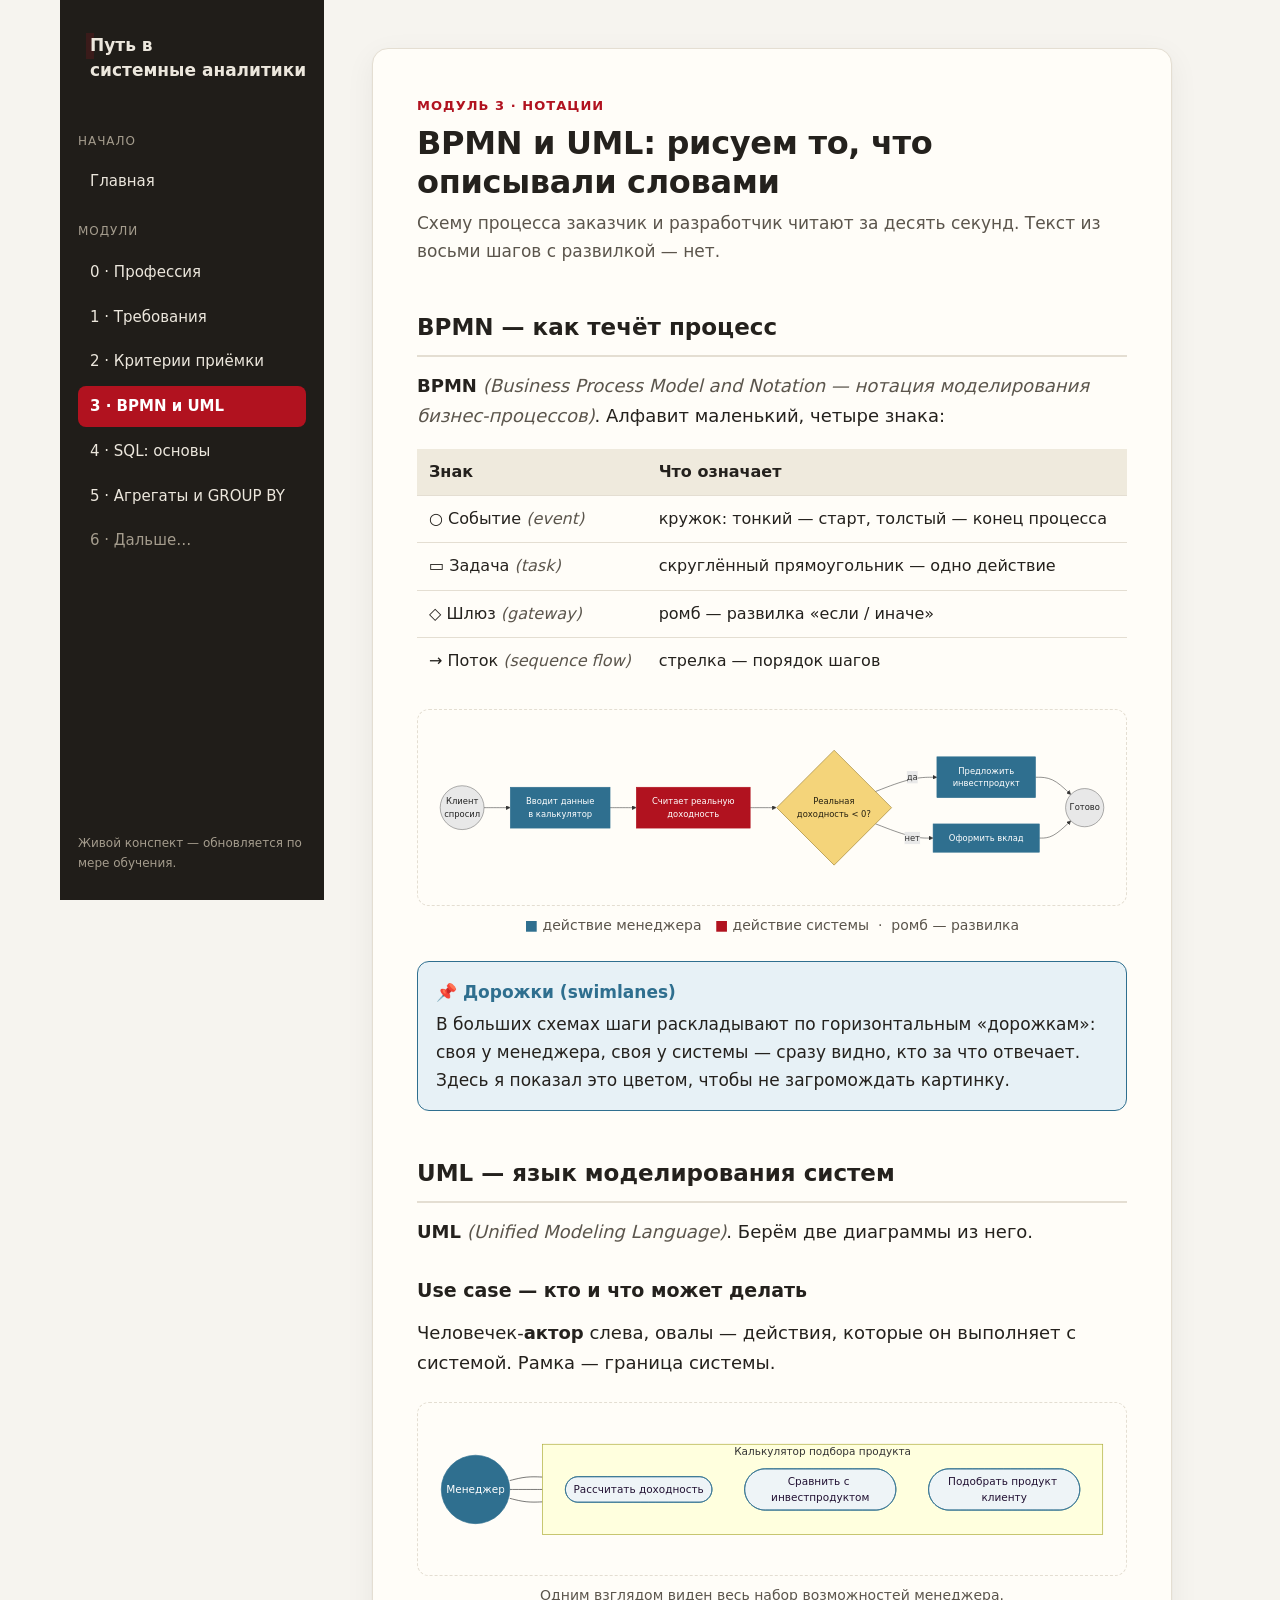
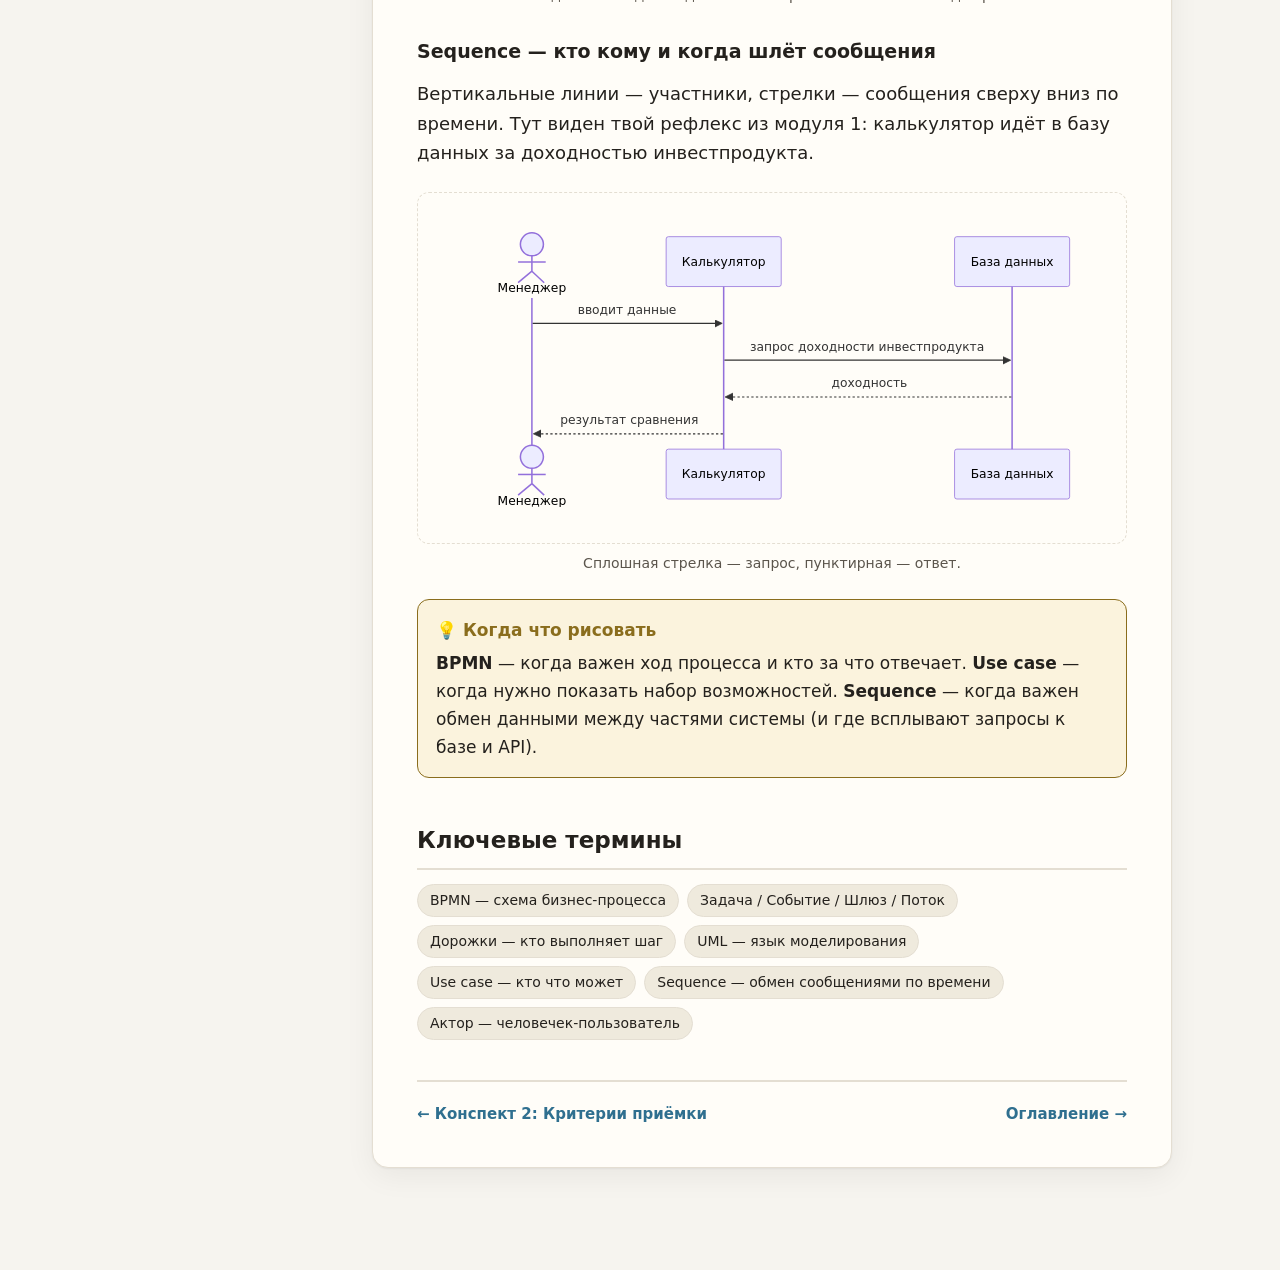
<file: 03-bpmn-uml.html>
<!DOCTYPE html>
<html lang="ru">
<head>
<meta charset="UTF-8">
<meta name="viewport" content="width=device-width, initial-scale=1">
<title>Конспект 3 — BPMN и UML</title>
<link rel="icon" href="data:image/svg+xml,<svg xmlns='http://www.w3.org/2000/svg' viewBox='0 0 16 16'><text y='14' font-size='14'>&#128202;</text></svg>">
<link rel="stylesheet" href="styles.css">
</head>
<body>
<div class="layout">
  <aside class="sidebar">
    <a class="brand" href="index.html">
      <span class="brand-dot"></span>
      <span class="brand-name">Путь в системные&nbsp;аналитики</span>
    </a>
    <div class="nav-group">Начало</div>
    <a href="index.html">Главная</a>
    <div class="nav-group">Модули</div>
    <a href="00-professiya-sistemnyy-analitik.html">0 · Профессия</a>
    <a href="01-trebovaniya.html">1 · Требования</a>
    <a href="02-kriterii-priemki.html">2 · Критерии приёмки</a>
    <a href="03-bpmn-uml.html" class="active">3 · BPMN и UML</a>
    <a href="04-sql-osnovy.html">4 · SQL: основы</a>
    <a href="05-agregaty.html">5 · Агрегаты и GROUP BY</a>
    <span class="nav-todo">6 · Дальше…</span>
    <div class="side-foot">Живой конспект — обновляется по мере обучения.</div>
  </aside>
  <main class="content">
<article class="paper">

  <span class="kicker">Модуль 3 · Нотации</span>
  <h1>BPMN и UML: рисуем то, что описывали словами</h1>
  <p class="subtitle">Схему процесса заказчик и разработчик читают за десять секунд. Текст из восьми шагов с развилкой — нет.</p>

  <h2>BPMN — как течёт процесс</h2>
  <p>
    <strong>BPMN</strong> <span class="tr">(Business Process Model and Notation — нотация моделирования
    бизнес-процессов)</span>. Алфавит маленький, четыре знака:
  </p>
  <div class="table-wrap">
  <table>
    <tr><th>Знак</th><th>Что означает</th></tr>
    <tr><td>○ Событие <span class="tr">(event)</span></td><td>кружок: тонкий — старт, толстый — конец процесса</td></tr>
    <tr><td>▭ Задача <span class="tr">(task)</span></td><td>скруглённый прямоугольник — одно действие</td></tr>
    <tr><td>◇ Шлюз <span class="tr">(gateway)</span></td><td>ромб — развилка «если / иначе»</td></tr>
    <tr><td>→ Поток <span class="tr">(sequence flow)</span></td><td>стрелка — порядок шагов</td></tr>
  </table>
  </div>

  <figure>
    <div class="diagram">
<pre class="mermaid">
flowchart LR
  s(("Клиент<br/>спросил")):::ev --> A["Вводит данные<br/>в калькулятор"]:::mgr
  A --> B["Считает реальную<br/>доходность"]:::sys
  B --> G{"Реальная<br/>доходность &lt; 0?"}:::gw
  G -->|да| C["Предложить<br/>инвестпродукт"]:::mgr
  G -->|нет| D["Оформить вклад"]:::mgr
  C --> e(("Готово")):::ev
  D --> e
  classDef mgr fill:#2f6f8f,stroke:#2f6f8f,color:#fff;
  classDef sys fill:#b1121f,stroke:#b1121f,color:#fff;
  classDef gw fill:#f4d47a,stroke:#8a6d1d,color:#241f10;
  classDef ev fill:#e8e8e8,stroke:#666,color:#222;
</pre>
    </div>
    <figcaption>
      <span style="color:var(--accent-2)">■</span> действие менеджера &nbsp;
      <span style="color:var(--accent)">■</span> действие системы &nbsp;·&nbsp; ромб — развилка
    </figcaption>
  </figure>

  <div class="box note">
    <span class="box-title">📌 Дорожки (swimlanes)</span>
    В больших схемах шаги раскладывают по горизонтальным «дорожкам»: своя у менеджера, своя у системы —
    сразу видно, кто за что отвечает. Здесь я показал это цветом, чтобы не загромождать картинку.
  </div>

  <h2>UML — язык моделирования систем</h2>
  <p><strong>UML</strong> <span class="tr">(Unified Modeling Language)</span>. Берём две диаграммы из него.</p>

  <h3>Use case — кто и что может делать</h3>
  <p>Человечек-<strong>актор</strong> слева, овалы — действия, которые он выполняет с системой. Рамка — граница системы.</p>

  <figure>
    <div class="diagram">
<pre class="mermaid">
flowchart LR
  M(("Менеджер")):::actor
  subgraph S["Калькулятор подбора продукта"]
    direction TB
    U1(["Рассчитать доходность"]):::uc
    U2(["Сравнить с инвестпродуктом"]):::uc
    U3(["Подобрать продукт клиенту"]):::uc
  end
  M --- U1
  M --- U2
  M --- U3
  classDef actor fill:#2f6f8f,stroke:#2f6f8f,color:#fff;
  classDef uc fill:#eef4f7,stroke:#2f6f8f,color:#213;
</pre>
    </div>
    <figcaption>Одним взглядом виден весь набор возможностей менеджера.</figcaption>
  </figure>

  <h3>Sequence — кто кому и когда шлёт сообщения</h3>
  <p>
    Вертикальные линии — участники, стрелки — сообщения сверху вниз по времени. Тут виден твой
    рефлекс из модуля 1: калькулятор идёт в базу данных за доходностью инвестпродукта.
  </p>

  <figure>
    <div class="diagram">
<pre class="mermaid">
sequenceDiagram
  actor M as Менеджер
  participant K as Калькулятор
  participant DB as База данных
  M->>K: вводит данные
  K->>DB: запрос доходности инвестпродукта
  DB-->>K: доходность
  K-->>M: результат сравнения
</pre>
    </div>
    <figcaption>Сплошная стрелка — запрос, пунктирная — ответ.</figcaption>
  </figure>

  <div class="box rule">
    <span class="box-title">💡 Когда что рисовать</span>
    <strong>BPMN</strong> — когда важен ход процесса и кто за что отвечает. <strong>Use case</strong> —
    когда нужно показать набор возможностей. <strong>Sequence</strong> — когда важен обмен данными
    между частями системы (и где всплывают запросы к базе и API).
  </div>

  <h2>Ключевые термины</h2>
  <div class="chips">
    <span class="chip">BPMN — схема бизнес-процесса</span>
    <span class="chip">Задача / Событие / Шлюз / Поток</span>
    <span class="chip">Дорожки — кто выполняет шаг</span>
    <span class="chip">UML — язык моделирования</span>
    <span class="chip">Use case — кто что может</span>
    <span class="chip">Sequence — обмен сообщениями по времени</span>
    <span class="chip">Актор — человечек-пользователь</span>
  </div>

  <div class="nav">
    <a href="02-kriterii-priemki.html">← Конспект 2: Критерии приёмки</a>
    <a href="index.html">Оглавление →</a>
  </div>

</article>
  </main>
</div>

<script src="assets/mermaid.min.js"></script>
<script>
  var dark = window.matchMedia && window.matchMedia('(prefers-color-scheme: dark)').matches;
  mermaid.initialize({ startOnLoad: true, theme: dark ? 'dark' : 'default', securityLevel: 'loose', fontFamily: 'Segoe UI, system-ui, sans-serif' });
</script>
</body>
</html>
</file>
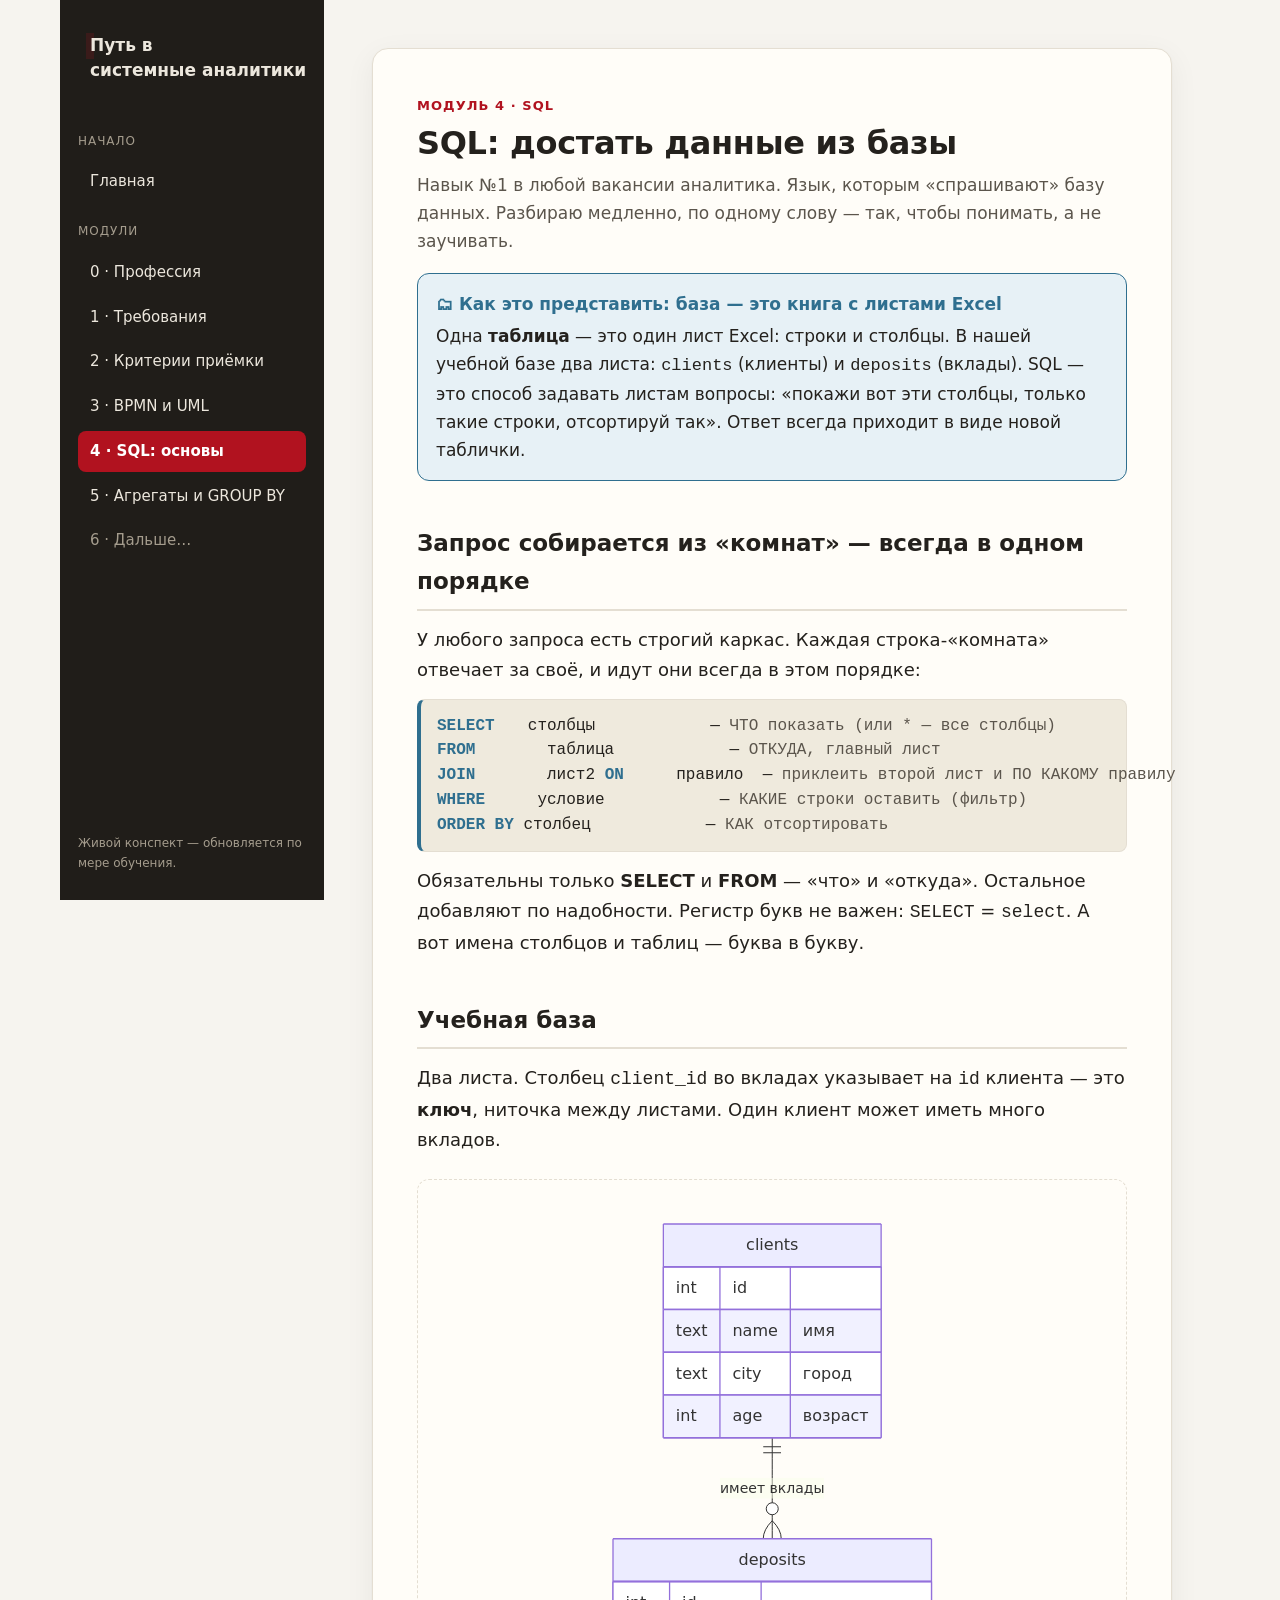
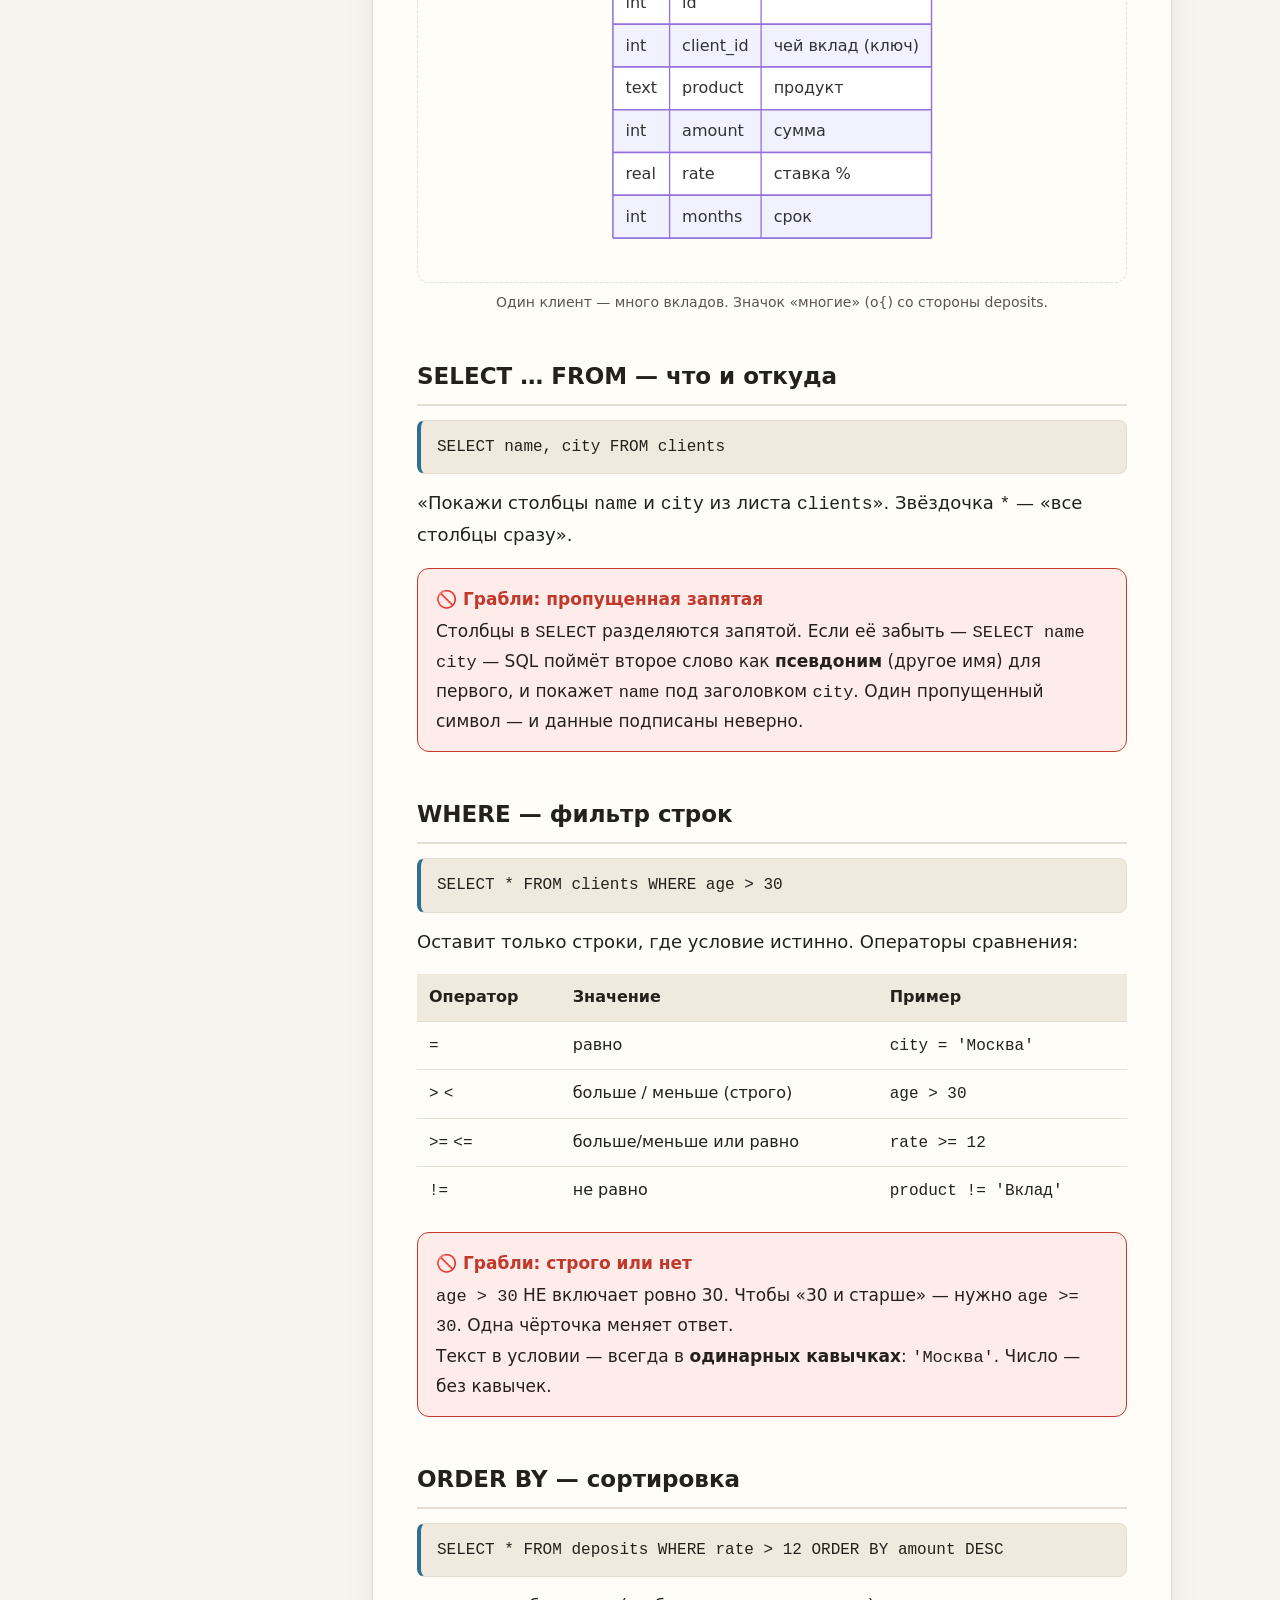
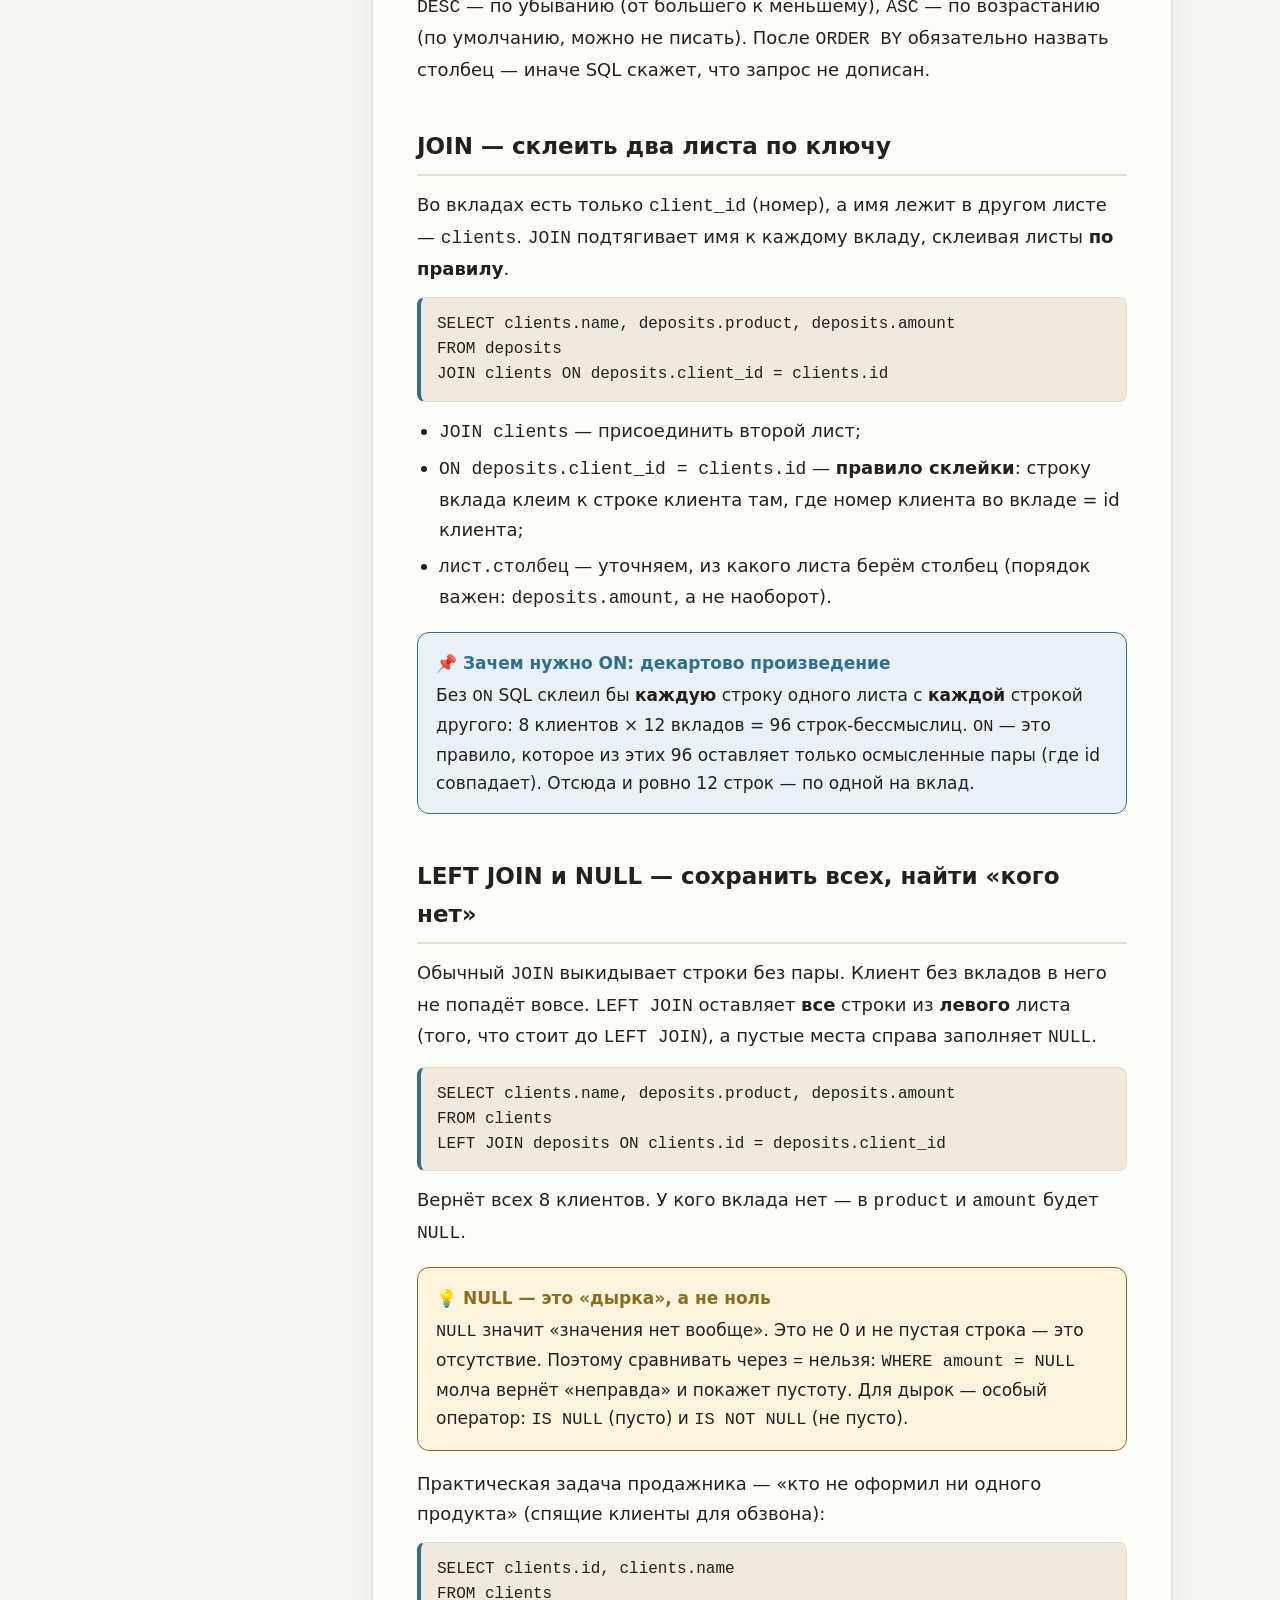
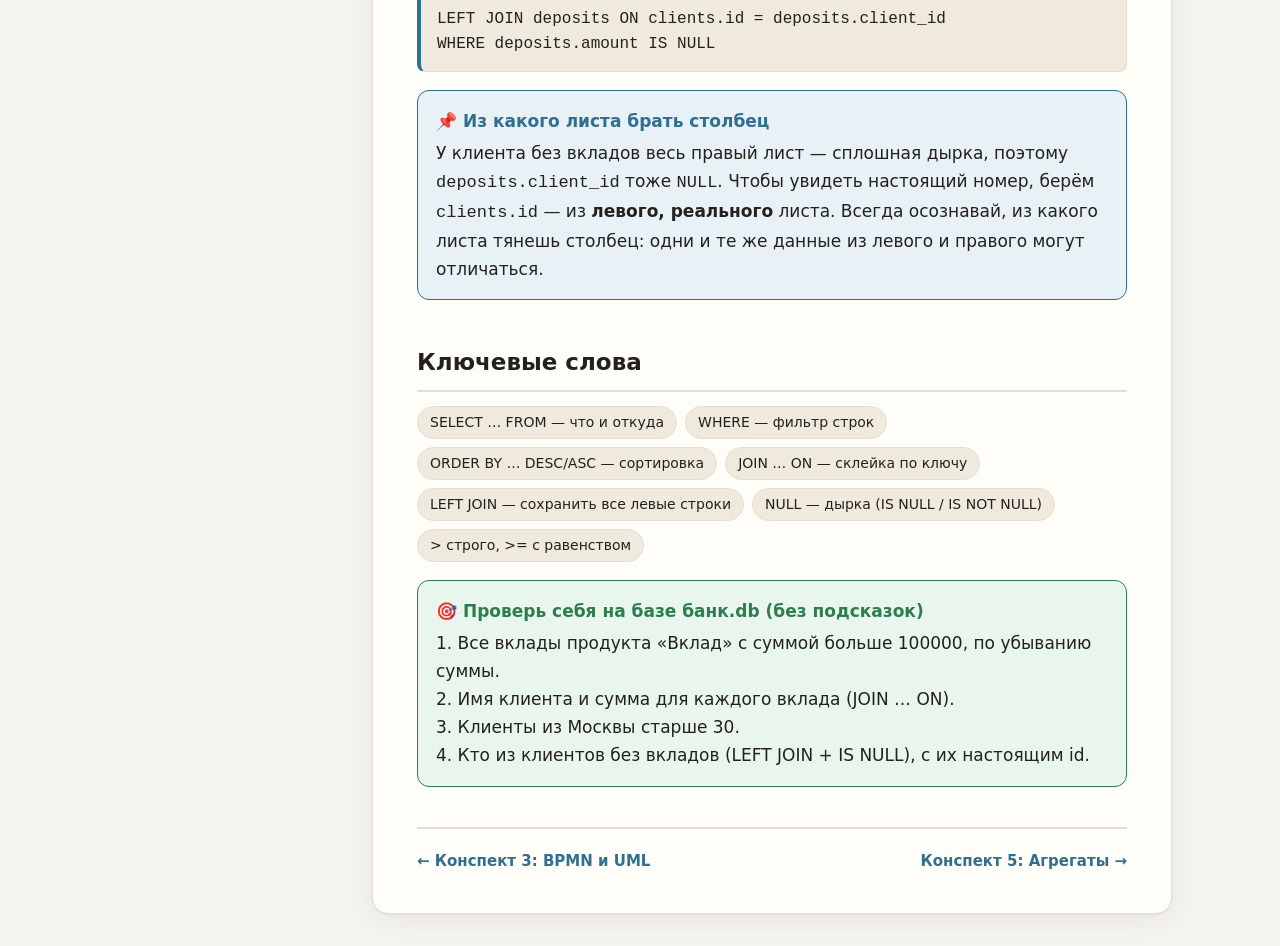
<file: 04-sql-osnovy.html>
<!DOCTYPE html>
<html lang="ru">
<head>
<meta charset="UTF-8">
<meta name="viewport" content="width=device-width, initial-scale=1">
<title>Конспект 4 — SQL: основы</title>
<link rel="icon" href="data:image/svg+xml,<svg xmlns='http://www.w3.org/2000/svg' viewBox='0 0 16 16'><text y='14' font-size='14'>&#128202;</text></svg>">
<link rel="stylesheet" href="styles.css">
</head>
<body>
<div class="layout">
  <aside class="sidebar">
    <a class="brand" href="index.html">
      <span class="brand-dot"></span>
      <span class="brand-name">Путь в системные&nbsp;аналитики</span>
    </a>
    <div class="nav-group">Начало</div>
    <a href="index.html">Главная</a>
    <div class="nav-group">Модули</div>
    <a href="00-professiya-sistemnyy-analitik.html">0 · Профессия</a>
    <a href="01-trebovaniya.html">1 · Требования</a>
    <a href="02-kriterii-priemki.html">2 · Критерии приёмки</a>
    <a href="03-bpmn-uml.html">3 · BPMN и UML</a>
    <a href="04-sql-osnovy.html" class="active">4 · SQL: основы</a>
    <a href="05-agregaty.html">5 · Агрегаты и GROUP BY</a>
    <span class="nav-todo">6 · Дальше…</span>
    <div class="side-foot">Живой конспект — обновляется по мере обучения.</div>
  </aside>
  <main class="content">
<article class="paper">

  <span class="kicker">Модуль 4 · SQL</span>
  <h1>SQL: достать данные из базы</h1>
  <p class="subtitle">Навык №1 в любой вакансии аналитика. Язык, которым «спрашивают» базу данных. Разбираю медленно, по одному слову — так, чтобы понимать, а не заучивать.</p>

  <div class="box note">
    <span class="box-title">🗂 Как это представить: база — это книга с листами Excel</span>
    Одна <b>таблица</b> — это один лист Excel: строки и столбцы. В нашей учебной базе два листа:
    <code>clients</code> (клиенты) и <code>deposits</code> (вклады). SQL — это способ задавать листам вопросы:
    «покажи вот эти столбцы, только такие строки, отсортируй так». Ответ всегда приходит в виде новой таблички.
  </div>

  <h2>Запрос собирается из «комнат» — всегда в одном порядке</h2>
  <p>У любого запроса есть строгий каркас. Каждая строка-«комната» отвечает за своё, и идут они всегда в этом порядке:</p>
<pre class="scenario">
<b>SELECT</b>   столбцы            — <span style="color:var(--ink-soft)">ЧТО показать (или * — все столбцы)</span>
<b>FROM</b>     таблица            — <span style="color:var(--ink-soft)">ОТКУДА, главный лист</span>
<b>JOIN</b>     лист2 <b>ON</b> правило  — <span style="color:var(--ink-soft)">приклеить второй лист и ПО КАКОМУ правилу</span>
<b>WHERE</b>    условие            — <span style="color:var(--ink-soft)">КАКИЕ строки оставить (фильтр)</span>
<b>ORDER BY</b> столбец            — <span style="color:var(--ink-soft)">КАК отсортировать</span>
</pre>
  <p>Обязательны только <b>SELECT</b> и <b>FROM</b> — «что» и «откуда». Остальное добавляют по надобности.
  Регистр букв не важен: <code>SELECT</code> = <code>select</code>. А вот имена столбцов и таблиц — буква в букву.</p>

  <h2>Учебная база</h2>
  <p>Два листа. Столбец <code>client_id</code> во вкладах указывает на <code>id</code> клиента — это <b>ключ</b>, ниточка между листами.
  Один клиент может иметь много вкладов.</p>

  <figure>
    <div class="diagram">
<pre class="mermaid">
erDiagram
  clients ||--o{ deposits : "имеет вклады"
  clients {
    int id
    text name "имя"
    text city "город"
    int age "возраст"
  }
  deposits {
    int id
    int client_id "чей вклад (ключ)"
    text product "продукт"
    int amount "сумма"
    real rate "ставка %"
    int months "срок"
  }
</pre>
    </div>
    <figcaption>Один клиент — много вкладов. Значок «многие» (o{) со стороны deposits.</figcaption>
  </figure>

  <h2>SELECT … FROM — что и откуда</h2>
  <pre class="scenario">SELECT name, city FROM clients</pre>
  <p>«Покажи столбцы <code>name</code> и <code>city</code> из листа <code>clients</code>». Звёздочка <code>*</code> — «все столбцы сразу».</p>
  <div class="box bad">
    <span class="box-title">🚫 Грабли: пропущенная запятая</span>
    Столбцы в <code>SELECT</code> разделяются запятой. Если её забыть — <code>SELECT name city</code> — SQL поймёт
    второе слово как <b>псевдоним</b> (другое имя) для первого, и покажет <code>name</code> под заголовком <code>city</code>.
    Один пропущенный символ — и данные подписаны неверно.
  </div>

  <h2>WHERE — фильтр строк</h2>
  <pre class="scenario">SELECT * FROM clients WHERE age &gt; 30</pre>
  <p>Оставит только строки, где условие истинно. Операторы сравнения:</p>
  <div class="table-wrap">
  <table>
    <tr><th>Оператор</th><th>Значение</th><th>Пример</th></tr>
    <tr><td><code>=</code></td><td>равно</td><td><code>city = 'Москва'</code></td></tr>
    <tr><td><code>&gt;</code> <code>&lt;</code></td><td>больше / меньше (строго)</td><td><code>age &gt; 30</code></td></tr>
    <tr><td><code>&gt;=</code> <code>&lt;=</code></td><td>больше/меньше или равно</td><td><code>rate &gt;= 12</code></td></tr>
    <tr><td><code>!=</code></td><td>не равно</td><td><code>product != 'Вклад'</code></td></tr>
  </table>
  </div>
  <div class="box bad">
    <span class="box-title">🚫 Грабли: строго или нет</span>
    <code>age &gt; 30</code> НЕ включает ровно 30. Чтобы «30 и старше» — нужно <code>age &gt;= 30</code>. Одна чёрточка меняет ответ.<br>
    Текст в условии — всегда в <b>одинарных кавычках</b>: <code>'Москва'</code>. Число — без кавычек.
  </div>

  <h2>ORDER BY — сортировка</h2>
  <pre class="scenario">SELECT * FROM deposits WHERE rate &gt; 12 ORDER BY amount DESC</pre>
  <p><code>DESC</code> — по убыванию (от большего к меньшему), <code>ASC</code> — по возрастанию (по умолчанию, можно не писать).
  После <code>ORDER BY</code> обязательно назвать столбец — иначе SQL скажет, что запрос не дописан.</p>

  <h2>JOIN — склеить два листа по ключу</h2>
  <p>Во вкладах есть только <code>client_id</code> (номер), а имя лежит в другом листе — <code>clients</code>.
  <code>JOIN</code> подтягивает имя к каждому вкладу, склеивая листы <b>по правилу</b>.</p>
  <pre class="scenario">SELECT clients.name, deposits.product, deposits.amount
FROM deposits
JOIN clients ON deposits.client_id = clients.id</pre>
  <ul>
    <li><code>JOIN clients</code> — присоединить второй лист;</li>
    <li><code>ON deposits.client_id = clients.id</code> — <b>правило склейки</b>: строку вклада клеим к строке клиента там, где номер клиента во вкладе = id клиента;</li>
    <li><code>лист.столбец</code> — уточняем, из какого листа берём столбец (порядок важен: <code>deposits.amount</code>, а не наоборот).</li>
  </ul>
  <div class="box note">
    <span class="box-title">📌 Зачем нужно ON: декартово произведение</span>
    Без <code>ON</code> SQL склеил бы <b>каждую</b> строку одного листа с <b>каждой</b> строкой другого:
    8 клиентов × 12 вкладов = 96 строк-бессмыслиц. <code>ON</code> — это правило, которое из этих 96 оставляет
    только осмысленные пары (где id совпадает). Отсюда и ровно 12 строк — по одной на вклад.
  </div>

  <h2>LEFT JOIN и NULL — сохранить всех, найти «кого нет»</h2>
  <p>Обычный <code>JOIN</code> выкидывает строки без пары. Клиент без вкладов в него не попадёт вовсе.
  <code>LEFT JOIN</code> оставляет <b>все</b> строки из <b>левого</b> листа (того, что стоит до <code>LEFT JOIN</code>),
  а пустые места справа заполняет <code>NULL</code>.</p>
  <pre class="scenario">SELECT clients.name, deposits.product, deposits.amount
FROM clients
LEFT JOIN deposits ON clients.id = deposits.client_id</pre>
  <p>Вернёт всех 8 клиентов. У кого вклада нет — в <code>product</code> и <code>amount</code> будет <code>NULL</code>.</p>
  <div class="box rule">
    <span class="box-title">💡 NULL — это «дырка», а не ноль</span>
    <code>NULL</code> значит «значения нет вообще». Это не 0 и не пустая строка — это отсутствие.
    Поэтому сравнивать через <code>=</code> нельзя: <code>WHERE amount = NULL</code> молча вернёт «неправда» и покажет пустоту.
    Для дырок — особый оператор: <code>IS NULL</code> (пусто) и <code>IS NOT NULL</code> (не пусто).
  </div>
  <p>Практическая задача продажника — «кто не оформил ни одного продукта» (спящие клиенты для обзвона):</p>
  <pre class="scenario">SELECT clients.id, clients.name
FROM clients
LEFT JOIN deposits ON clients.id = deposits.client_id
WHERE deposits.amount IS NULL</pre>
  <div class="box note">
    <span class="box-title">📌 Из какого листа брать столбец</span>
    У клиента без вкладов весь правый лист — сплошная дырка, поэтому <code>deposits.client_id</code> тоже <code>NULL</code>.
    Чтобы увидеть настоящий номер, берём <code>clients.id</code> — из <b>левого, реального</b> листа.
    Всегда осознавай, из какого листа тянешь столбец: одни и те же данные из левого и правого могут отличаться.
  </div>

  <h2>Ключевые слова</h2>
  <div class="chips">
    <span class="chip">SELECT … FROM — что и откуда</span>
    <span class="chip">WHERE — фильтр строк</span>
    <span class="chip">ORDER BY … DESC/ASC — сортировка</span>
    <span class="chip">JOIN … ON — склейка по ключу</span>
    <span class="chip">LEFT JOIN — сохранить все левые строки</span>
    <span class="chip">NULL — дырка (IS NULL / IS NOT NULL)</span>
    <span class="chip">&gt; строго, &gt;= с равенством</span>
  </div>

  <div class="box good">
    <span class="box-title">🎯 Проверь себя на базе банк.db (без подсказок)</span>
    1. Все вклады продукта «Вклад» с суммой больше 100000, по убыванию суммы.<br>
    2. Имя клиента и сумма для каждого вклада (JOIN … ON).<br>
    3. Клиенты из Москвы старше 30.<br>
    4. Кто из клиентов без вкладов (LEFT JOIN + IS NULL), с их настоящим id.
  </div>

  <div class="nav">
    <a href="03-bpmn-uml.html">← Конспект 3: BPMN и UML</a>
    <a href="05-agregaty.html">Конспект 5: Агрегаты →</a>
  </div>

</article>
  </main>
</div>

<script src="assets/mermaid.min.js"></script>
<script>
  var dark = window.matchMedia && window.matchMedia('(prefers-color-scheme: dark)').matches;
  mermaid.initialize({ startOnLoad: true, theme: dark ? 'dark' : 'default', securityLevel: 'loose', fontFamily: 'Segoe UI, system-ui, sans-serif' });
</script>
</body>
</html>
</file>
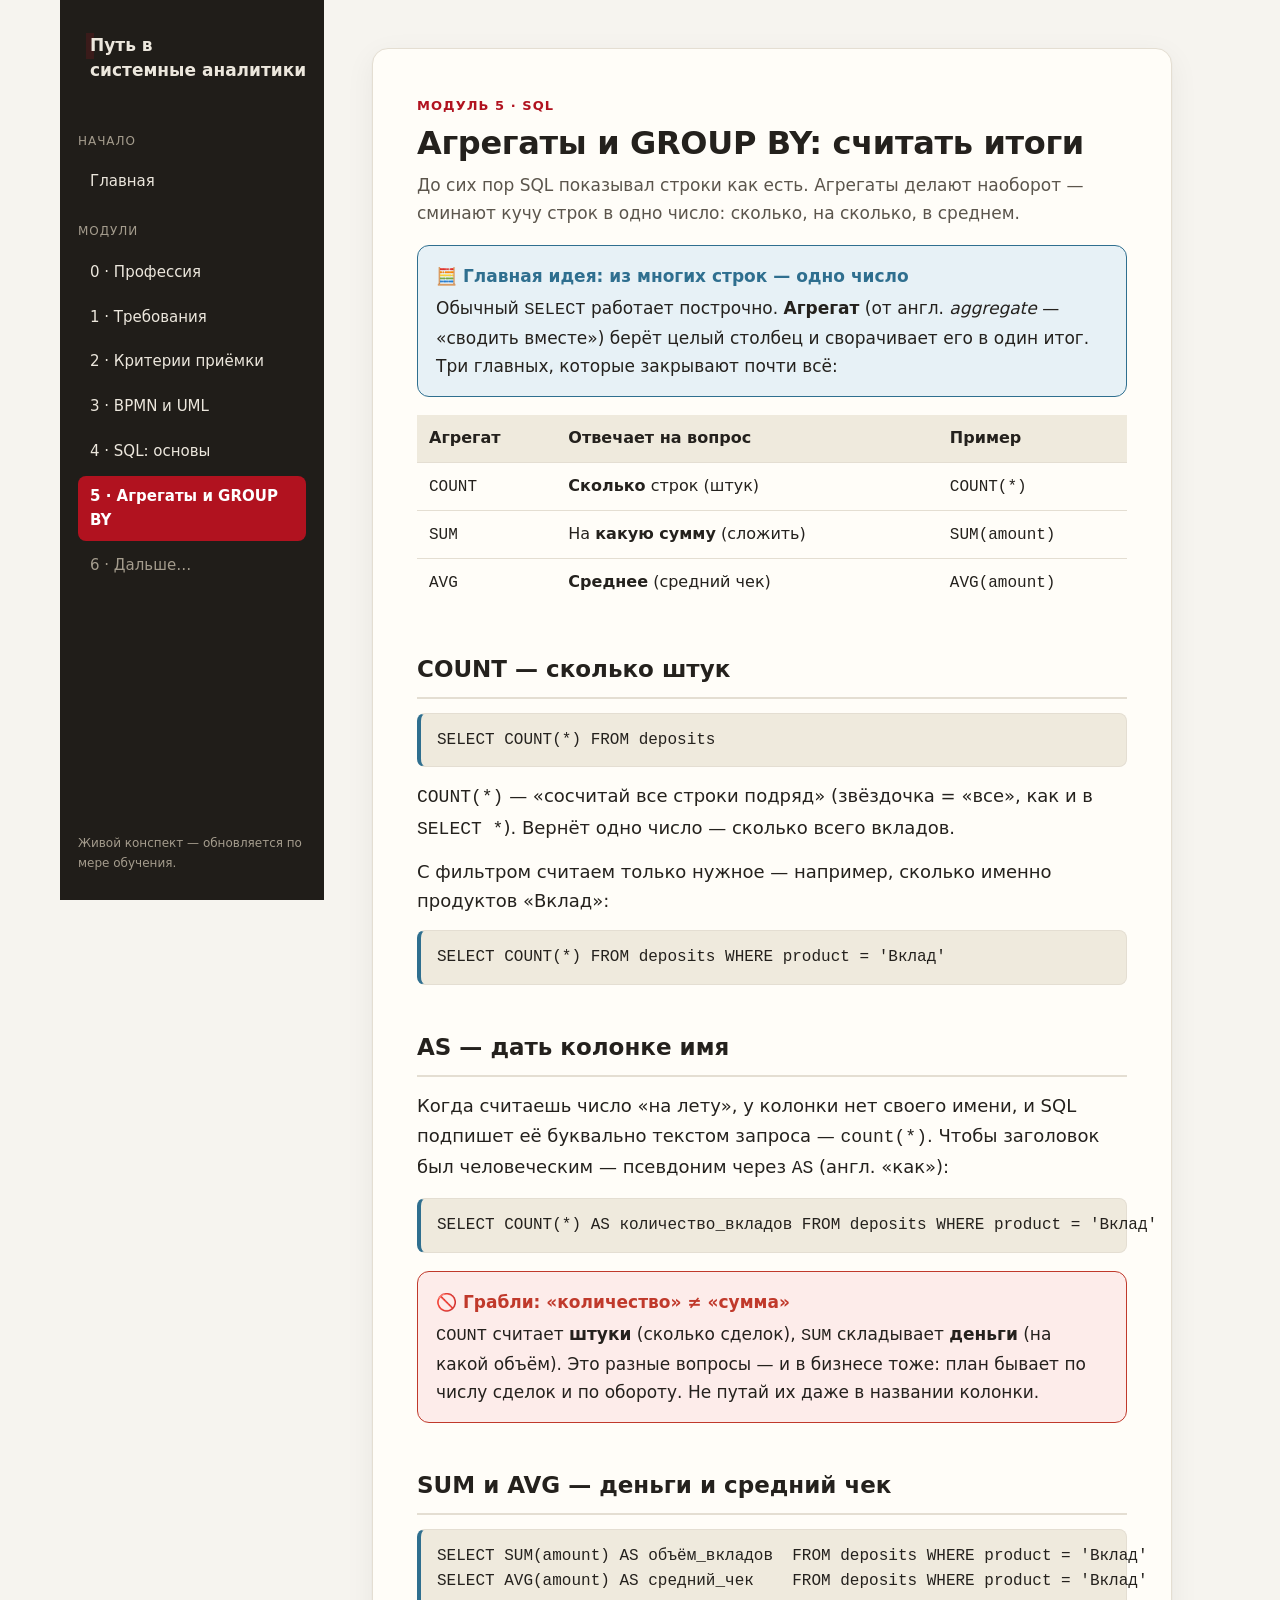
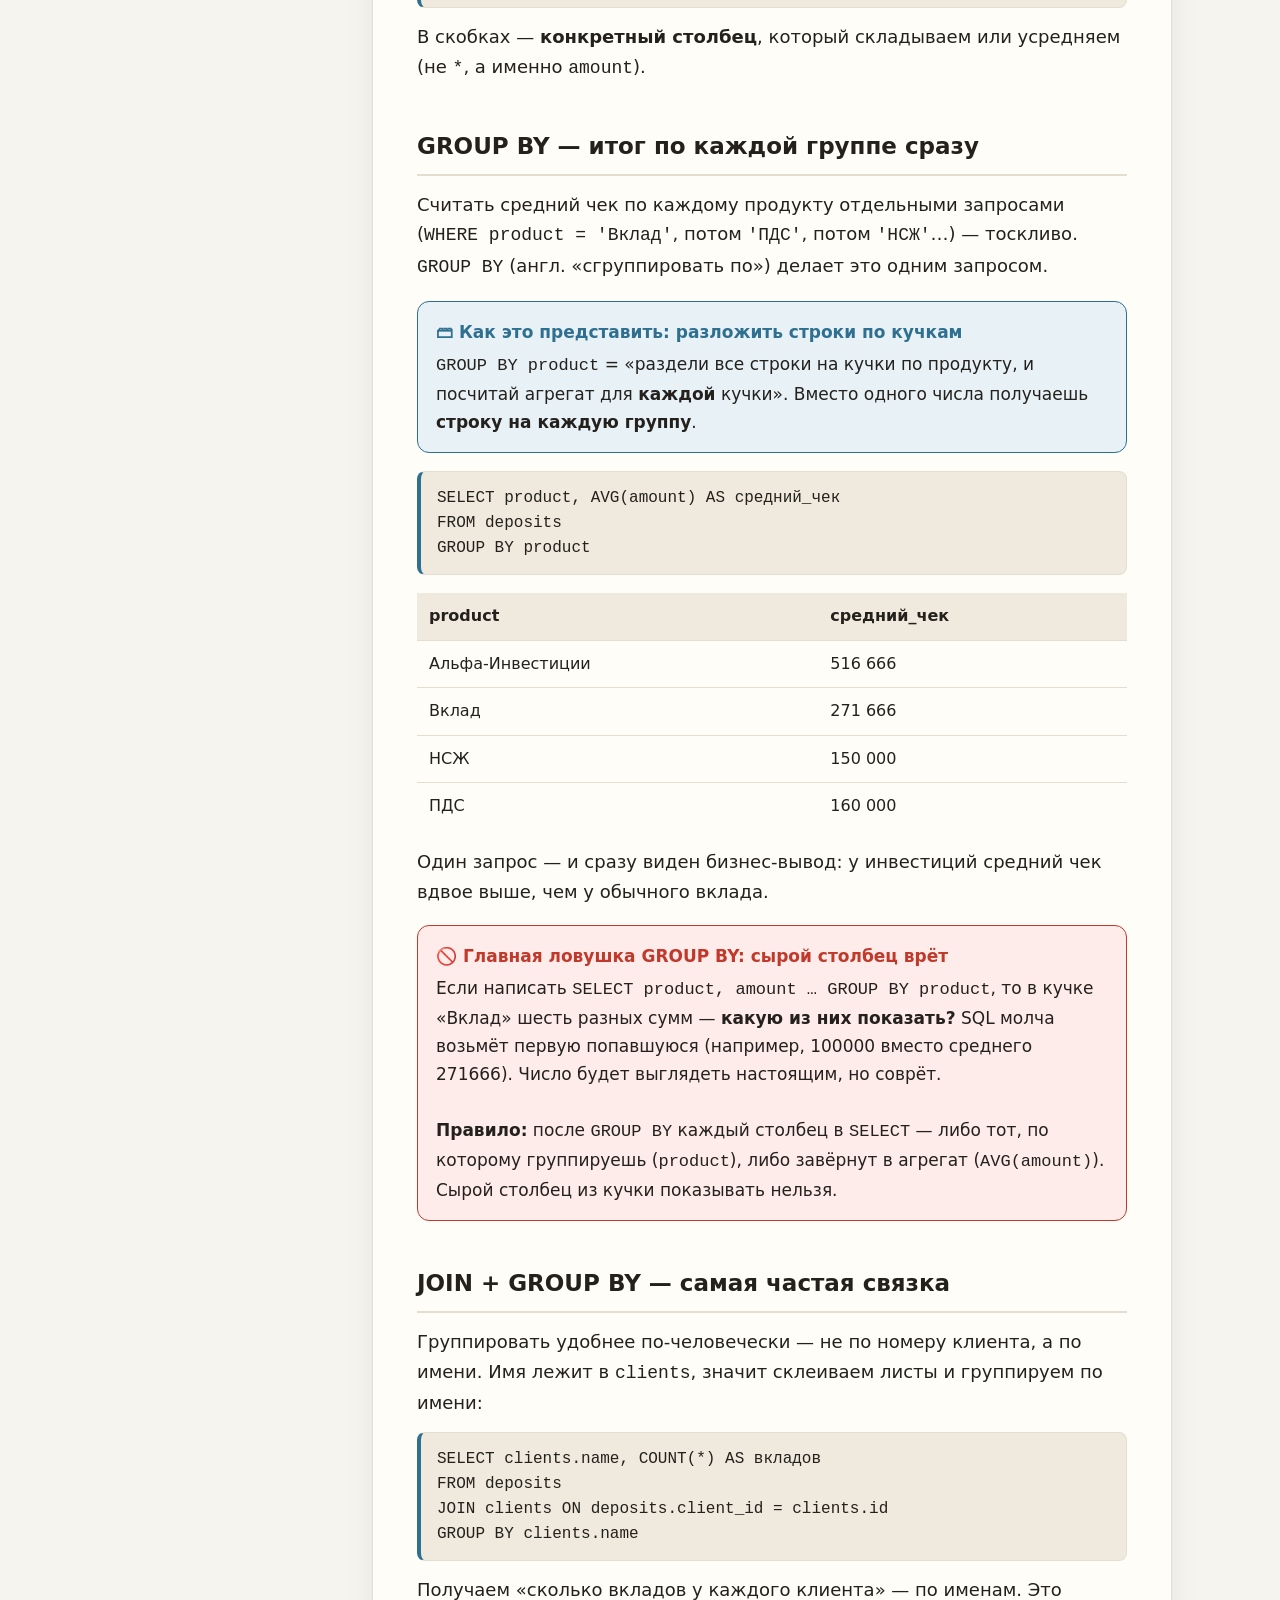
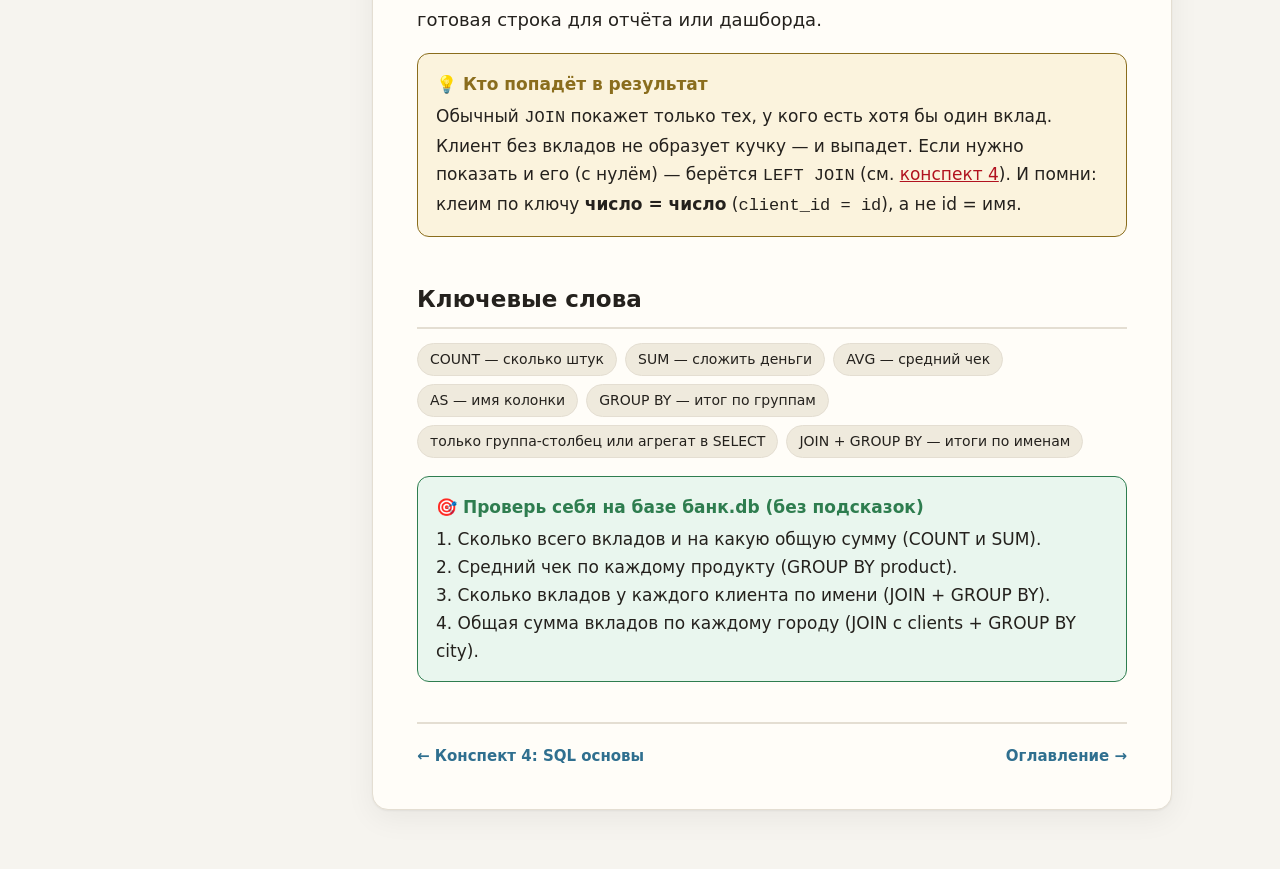
<file: 05-agregaty.html>
<!DOCTYPE html>
<html lang="ru">
<head>
<meta charset="UTF-8">
<meta name="viewport" content="width=device-width, initial-scale=1">
<title>Конспект 5 — Агрегаты и GROUP BY</title>
<link rel="icon" href="data:image/svg+xml,<svg xmlns='http://www.w3.org/2000/svg' viewBox='0 0 16 16'><text y='14' font-size='14'>&#128202;</text></svg>">
<link rel="stylesheet" href="styles.css">
</head>
<body>
<div class="layout">
  <aside class="sidebar">
    <a class="brand" href="index.html">
      <span class="brand-dot"></span>
      <span class="brand-name">Путь в системные&nbsp;аналитики</span>
    </a>
    <div class="nav-group">Начало</div>
    <a href="index.html">Главная</a>
    <div class="nav-group">Модули</div>
    <a href="00-professiya-sistemnyy-analitik.html">0 · Профессия</a>
    <a href="01-trebovaniya.html">1 · Требования</a>
    <a href="02-kriterii-priemki.html">2 · Критерии приёмки</a>
    <a href="03-bpmn-uml.html">3 · BPMN и UML</a>
    <a href="04-sql-osnovy.html">4 · SQL: основы</a>
    <a href="05-agregaty.html" class="active">5 · Агрегаты и GROUP BY</a>
    <span class="nav-todo">6 · Дальше…</span>
    <div class="side-foot">Живой конспект — обновляется по мере обучения.</div>
  </aside>
  <main class="content">
<article class="paper">

  <span class="kicker">Модуль 5 · SQL</span>
  <h1>Агрегаты и GROUP BY: считать итоги</h1>
  <p class="subtitle">До сих пор SQL показывал строки как есть. Агрегаты делают наоборот — сминают кучу строк в одно число: сколько, на сколько, в среднем.</p>

  <div class="box note">
    <span class="box-title">🧮 Главная идея: из многих строк — одно число</span>
    Обычный <code>SELECT</code> работает построчно. <b>Агрегат</b> (от англ. <i>aggregate</i> — «сводить вместе»)
    берёт целый столбец и сворачивает его в один итог. Три главных, которые закрывают почти всё:
  </div>

  <div class="table-wrap">
  <table>
    <tr><th>Агрегат</th><th>Отвечает на вопрос</th><th>Пример</th></tr>
    <tr><td><code>COUNT</code></td><td><b>Сколько</b> строк (штук)</td><td><code>COUNT(*)</code></td></tr>
    <tr><td><code>SUM</code></td><td>На <b>какую сумму</b> (сложить)</td><td><code>SUM(amount)</code></td></tr>
    <tr><td><code>AVG</code></td><td><b>Среднее</b> (средний чек)</td><td><code>AVG(amount)</code></td></tr>
  </table>
  </div>

  <h2>COUNT — сколько штук</h2>
  <pre class="scenario">SELECT COUNT(*) FROM deposits</pre>
  <p><code>COUNT(*)</code> — «сосчитай все строки подряд» (звёздочка = «все», как и в <code>SELECT *</code>). Вернёт одно число — сколько всего вкладов.</p>
  <p>С фильтром считаем только нужное — например, сколько именно продуктов «Вклад»:</p>
  <pre class="scenario">SELECT COUNT(*) FROM deposits WHERE product = 'Вклад'</pre>

  <h2>AS — дать колонке имя</h2>
  <p>Когда считаешь число «на лету», у колонки нет своего имени, и SQL подпишет её буквально текстом запроса — <code>count(*)</code>.
  Чтобы заголовок был человеческим — псевдоним через <code>AS</code> (англ. «как»):</p>
  <pre class="scenario">SELECT COUNT(*) AS количество_вкладов FROM deposits WHERE product = 'Вклад'</pre>
  <div class="box bad">
    <span class="box-title">🚫 Грабли: «количество» ≠ «сумма»</span>
    <code>COUNT</code> считает <b>штуки</b> (сколько сделок), <code>SUM</code> складывает <b>деньги</b> (на какой объём).
    Это разные вопросы — и в бизнесе тоже: план бывает по числу сделок и по обороту. Не путай их даже в названии колонки.
  </div>

  <h2>SUM и AVG — деньги и средний чек</h2>
  <pre class="scenario">SELECT SUM(amount) AS объём_вкладов  FROM deposits WHERE product = 'Вклад'
SELECT AVG(amount) AS средний_чек    FROM deposits WHERE product = 'Вклад'</pre>
  <p>В скобках — <b>конкретный столбец</b>, который складываем или усредняем (не <code>*</code>, а именно <code>amount</code>).</p>

  <h2>GROUP BY — итог по каждой группе сразу</h2>
  <p>Считать средний чек по каждому продукту отдельными запросами (<code>WHERE product = 'Вклад'</code>, потом <code>'ПДС'</code>, потом <code>'НСЖ'</code>…) — тоскливо.
  <code>GROUP BY</code> (англ. «сгруппировать по») делает это одним запросом.</p>
  <div class="box note">
    <span class="box-title">🗃 Как это представить: разложить строки по кучкам</span>
    <code>GROUP BY product</code> = «раздели все строки на кучки по продукту, и посчитай агрегат для <b>каждой</b> кучки».
    Вместо одного числа получаешь <b>строку на каждую группу</b>.
  </div>
  <pre class="scenario">SELECT product, AVG(amount) AS средний_чек
FROM deposits
GROUP BY product</pre>
  <div class="table-wrap">
  <table>
    <tr><th>product</th><th>средний_чек</th></tr>
    <tr><td>Альфа-Инвестиции</td><td>516&nbsp;666</td></tr>
    <tr><td>Вклад</td><td>271&nbsp;666</td></tr>
    <tr><td>НСЖ</td><td>150&nbsp;000</td></tr>
    <tr><td>ПДС</td><td>160&nbsp;000</td></tr>
  </table>
  </div>
  <p>Один запрос — и сразу виден бизнес-вывод: у инвестиций средний чек вдвое выше, чем у обычного вклада.</p>

  <div class="box bad">
    <span class="box-title">🚫 Главная ловушка GROUP BY: сырой столбец врёт</span>
    Если написать <code>SELECT product, amount … GROUP BY product</code>, то в кучке «Вклад» шесть разных сумм —
    <b>какую из них показать?</b> SQL молча возьмёт первую попавшуюся (например, 100000 вместо среднего 271666).
    Число будет выглядеть настоящим, но соврёт.
    <br><br>
    <b>Правило:</b> после <code>GROUP BY</code> каждый столбец в <code>SELECT</code> — либо тот, по которому группируешь
    (<code>product</code>), либо завёрнут в агрегат (<code>AVG(amount)</code>). Сырой столбец из кучки показывать нельзя.
  </div>

  <h2>JOIN + GROUP BY — самая частая связка</h2>
  <p>Группировать удобнее по-человечески — не по номеру клиента, а по имени. Имя лежит в <code>clients</code>, значит склеиваем листы и группируем по имени:</p>
  <pre class="scenario">SELECT clients.name, COUNT(*) AS вкладов
FROM deposits
JOIN clients ON deposits.client_id = clients.id
GROUP BY clients.name</pre>
  <p>Получаем «сколько вкладов у каждого клиента» — по именам. Это готовая строка для отчёта или дашборда.</p>
  <div class="box rule">
    <span class="box-title">💡 Кто попадёт в результат</span>
    Обычный <code>JOIN</code> покажет только тех, у кого есть хотя бы один вклад. Клиент без вкладов не образует кучку — и выпадет.
    Если нужно показать и его (с нулём) — берётся <code>LEFT JOIN</code> (см. <a href="04-sql-osnovy.html">конспект 4</a>).
    И помни: клеим по ключу <b>число = число</b> (<code>client_id = id</code>), а не id = имя.
  </div>

  <h2>Ключевые слова</h2>
  <div class="chips">
    <span class="chip">COUNT — сколько штук</span>
    <span class="chip">SUM — сложить деньги</span>
    <span class="chip">AVG — средний чек</span>
    <span class="chip">AS — имя колонки</span>
    <span class="chip">GROUP BY — итог по группам</span>
    <span class="chip">только группа-столбец или агрегат в SELECT</span>
    <span class="chip">JOIN + GROUP BY — итоги по именам</span>
  </div>

  <div class="box good">
    <span class="box-title">🎯 Проверь себя на базе банк.db (без подсказок)</span>
    1. Сколько всего вкладов и на какую общую сумму (COUNT и SUM).<br>
    2. Средний чек по каждому продукту (GROUP BY product).<br>
    3. Сколько вкладов у каждого клиента по имени (JOIN + GROUP BY).<br>
    4. Общая сумма вкладов по каждому городу (JOIN с clients + GROUP BY city).
  </div>

  <div class="nav">
    <a href="04-sql-osnovy.html">← Конспект 4: SQL основы</a>
    <a href="index.html">Оглавление →</a>
  </div>

</article>
  </main>
</div>
</body>
</html>
</file>
<file: styles.css>
/* ============================================================
   «Путь в системные аналитики» — единый справочник-конспект
   Тёплая «бумажная» светлая тема + аккуратная тёмная.
   ============================================================ */

:root {
  --bg:        #f6f4ef;
  --paper:     #fffdf8;
  --side:      #201d19;
  --side-ink:  #ece7dd;
  --side-soft: #a49c8d;
  --ink:       #24211d;
  --ink-soft:  #5b554c;
  --line:      #e4ded2;
  --accent:    #b1121f;   /* сдержанный «альфа-красный» акцент */
  --accent-2:  #2f6f8f;   /* спокойный синий для схем */
  --good:      #2e7d4f;   --good-bg: #e9f6ee;
  --bad:       #c0392b;   --bad-bg:  #fdecea;
  --rule:      #8a6d1d;   --rule-bg: #fbf3dd;
  --note:      #2f6f8f;   --note-bg: #e7f1f6;
  --chip-bg:   #efeadd;
  --shadow:    0 1px 2px rgba(0,0,0,.05), 0 8px 30px rgba(0,0,0,.06);
}

@media (prefers-color-scheme: dark) {
  :root {
    --bg:#16181c; --paper:#1e2126; --side:#101216; --side-ink:#e8e6e1; --side-soft:#8b8578;
    --ink:#e8e6e1; --ink-soft:#a7a29a; --line:#33373e; --accent:#ff6b74; --accent-2:#79b8d4;
    --good:#6cc294; --good-bg:#172a20; --bad:#ef8a80; --bad-bg:#2c1c1a;
    --rule:#e4c66a; --rule-bg:#2a2618; --note:#8fc7e0; --note-bg:#16252c; --chip-bg:#2a2e35;
    --shadow:0 1px 2px rgba(0,0,0,.3), 0 10px 30px rgba(0,0,0,.35);
  }
}

* { box-sizing: border-box; }
html { -webkit-text-size-adjust: 100%; }
body {
  margin: 0; background: var(--bg); color: var(--ink);
  font-family: "Segoe UI", system-ui, -apple-system, Roboto, sans-serif;
  font-size: 18px; line-height: 1.65;
}

/* ---------- Каркас: боковое меню + контент ---------- */
.layout { display: flex; align-items: flex-start; max-width: 1160px; margin: 0 auto; }

.sidebar {
  position: sticky; top: 0; align-self: flex-start;
  width: 264px; flex-shrink: 0; height: 100vh; overflow-y: auto;
  background: var(--side); color: var(--side-ink);
  padding: 26px 18px; display: flex; flex-direction: column; gap: 4px;
}
.brand { display: flex; align-items: center; gap: 10px; text-decoration: none; color: var(--side-ink); margin-bottom: 20px; }
.brand-dot { width: 12px; height: 12px; border-radius: 50%; background: var(--accent); flex-shrink: 0; box-shadow: 0 0 0 4px rgba(177,18,31,.18); }
.brand-name { font-weight: 800; font-size: 17px; line-height: 1.25; }
.nav-group { color: var(--side-soft); font-size: 12px; letter-spacing: .08em; text-transform: uppercase; margin: 16px 0 6px; }
.sidebar a { display: block; text-decoration: none; color: var(--side-ink); padding: 8px 12px; border-radius: 8px; font-size: 15px; }
.sidebar a:hover { background: rgba(255,255,255,.07); }
.sidebar a.active { background: var(--accent); color: #fff; font-weight: 600; }
.nav-todo { display: block; color: var(--side-soft); padding: 8px 12px; font-size: 15px; }
.side-foot { margin-top: auto; padding-top: 20px; color: var(--side-soft); font-size: 12px; }

.content { flex: 1; min-width: 0; padding: 48px 24px 96px; }
.paper {
  background: var(--paper); border: 1px solid var(--line); border-radius: 16px;
  padding: 40px 44px; box-shadow: var(--shadow); max-width: 800px; margin: 0 auto;
}

@media (max-width: 860px) {
  .layout { flex-direction: column; }
  .sidebar { position: static; width: 100%; height: auto; flex-direction: row; flex-wrap: wrap; align-items: center; gap: 6px; padding: 14px 16px; }
  .brand { margin-bottom: 0; margin-right: 12px; }
  .nav-group, .side-foot { display: none; }
  .sidebar a, .nav-todo { padding: 6px 10px; font-size: 14px; }
  .content { padding: 28px 16px 72px; }
  .paper { padding: 28px 22px; }
}

/* ---------- Шапка конспекта ---------- */
.kicker { display: inline-block; font-size: 13px; letter-spacing: .08em; text-transform: uppercase; color: var(--accent); font-weight: 700; margin-bottom: 8px; }
h1 { font-size: 32px; line-height: 1.2; margin: 0 0 8px; letter-spacing: -.01em; }
.subtitle { color: var(--ink-soft); font-size: 17px; margin: 0 0 8px; }
h2 { font-size: 23px; margin: 44px 0 14px; padding-bottom: 8px; border-bottom: 2px solid var(--line); }
h3 { font-size: 19px; margin: 28px 0 8px; }
p { margin: 12px 0; }
strong { color: var(--ink); }
a { color: var(--accent); }
ul, ol { margin: 12px 0; padding-left: 22px; }
li { margin: 6px 0; }
.tr { color: var(--ink-soft); font-style: italic; }

/* ---------- Плашки-callout ---------- */
.box { border-radius: 12px; padding: 16px 18px; margin: 18px 0; border: 1px solid var(--line); font-size: 17px; }
.box .box-title { font-weight: 700; display: block; margin-bottom: 4px; }
.box.rule { background: var(--rule-bg); border-color: var(--rule); } .box.rule .box-title { color: var(--rule); }
.box.good { background: var(--good-bg); border-color: var(--good); } .box.good .box-title { color: var(--good); }
.box.bad  { background: var(--bad-bg);  border-color: var(--bad);  } .box.bad  .box-title { color: var(--bad); }
.box.note { background: var(--note-bg); border-color: var(--note); } .box.note .box-title { color: var(--note); }

/* ---------- Таблицы ---------- */
.table-wrap { overflow-x: auto; margin: 18px 0; }
table { border-collapse: collapse; width: 100%; font-size: 16px; }
th, td { text-align: left; padding: 10px 12px; border-bottom: 1px solid var(--line); vertical-align: top; }
th { background: var(--chip-bg); font-weight: 700; }
tr:last-child td { border-bottom: none; }
.yes { color: var(--good); font-weight: 700; }
.no  { color: var(--bad);  font-weight: 700; }

/* ---------- Чипы ---------- */
.chips { display: flex; flex-wrap: wrap; gap: 8px; margin: 14px 0; }
.chip { background: var(--chip-bg); border: 1px solid var(--line); border-radius: 999px; padding: 4px 12px; font-size: 14px; }

/* ---------- Диаграммы ---------- */
figure { margin: 24px 0; }
.diagram { background: var(--paper); border: 1px dashed var(--line); border-radius: 12px; padding: 18px; overflow-x: auto; }
.diagram svg { display: block; margin: 0 auto; max-width: 100%; height: auto; }
figcaption { text-align: center; color: var(--ink-soft); font-size: 14px; margin-top: 8px; }
.svg-box { fill: var(--paper); stroke: var(--accent-2); stroke-width: 2; }
.svg-box-hl { fill: var(--accent); stroke: var(--accent); stroke-width: 2; }
.svg-label { fill: var(--ink); font-family: "Segoe UI", system-ui, sans-serif; font-size: 15px; }
.svg-label-hl { fill: #fff; font-family: "Segoe UI", system-ui, sans-serif; font-size: 15px; font-weight: 700; }
.svg-sub { fill: var(--ink-soft); font-family: "Segoe UI", system-ui, sans-serif; font-size: 12px; }
.svg-arrow { stroke: var(--ink-soft); stroke-width: 2; fill: none; }
.svg-arrow-head { fill: var(--ink-soft); }
.svg-dashed { stroke: var(--accent-2); stroke-width: 2; fill: none; stroke-dasharray: 5 4; }
.svg-mgr { fill: var(--accent-2); stroke: var(--accent-2); stroke-width: 2; }
.svg-sys { fill: var(--accent); stroke: var(--accent); stroke-width: 2; }
.svg-ellipse { fill: var(--paper); stroke: var(--accent-2); stroke-width: 2; }
.svg-line { stroke: var(--ink-soft); stroke-width: 1.6; fill: none; }
.svg-life { stroke: var(--ink-soft); stroke-width: 1.4; fill: none; stroke-dasharray: 4 4; }
.svg-legend { fill: var(--ink-soft); font-family: "Segoe UI", system-ui, sans-serif; font-size: 13px; }

/* ---------- Блок сценария (Дано/Когда/Тогда) ---------- */
.scenario {
  background: var(--chip-bg); border: 1px solid var(--line); border-left: 4px solid var(--accent-2);
  border-radius: 8px; padding: 14px 16px; margin: 14px 0; font-size: 16px; line-height: 1.55;
}
.scenario .s-name { font-weight: 700; color: var(--ink); margin-bottom: 8px; }
.scenario b { color: var(--accent-2); display: inline-block; min-width: 62px; }

/* ---------- Навигация низа ---------- */
.nav { display: flex; justify-content: space-between; gap: 12px; margin-top: 40px; padding-top: 20px; border-top: 2px solid var(--line); font-size: 15px; }
.nav a { text-decoration: none; color: var(--accent-2); font-weight: 600; }

/* ---------- Главная: карточки модулей ---------- */
.hero { background: linear-gradient(135deg, var(--accent), #7d0d16); color: #fff; border-radius: 16px; padding: 34px 36px; margin-bottom: 8px; }
.hero .kicker { color: rgba(255,255,255,.85); }
.hero h1 { color: #fff; }
.hero .subtitle { color: rgba(255,255,255,.9); }
.progress-line { height: 8px; background: rgba(255,255,255,.25); border-radius: 999px; overflow: hidden; margin-top: 18px; }
.progress-line > span { display: block; height: 100%; background: #fff; }
.toc-item { display: block; text-decoration: none; color: inherit; background: var(--paper); border: 1px solid var(--line); border-radius: 12px; padding: 18px 20px; margin: 12px 0; transition: transform .1s ease, box-shadow .1s ease; }
a.toc-item:hover { transform: translateY(-2px); box-shadow: var(--shadow); }
.toc-num { color: var(--accent); font-weight: 800; font-size: 15px; }
.toc-title { font-size: 20px; font-weight: 700; margin: 2px 0 4px; }
.toc-desc { color: var(--ink-soft); font-size: 15px; }
.toc-item.todo { opacity: .6; }
.status { font-size: 13px; padding: 2px 10px; border-radius: 999px; background: var(--chip-bg); }
.status.done { color: var(--good); }
</file>
